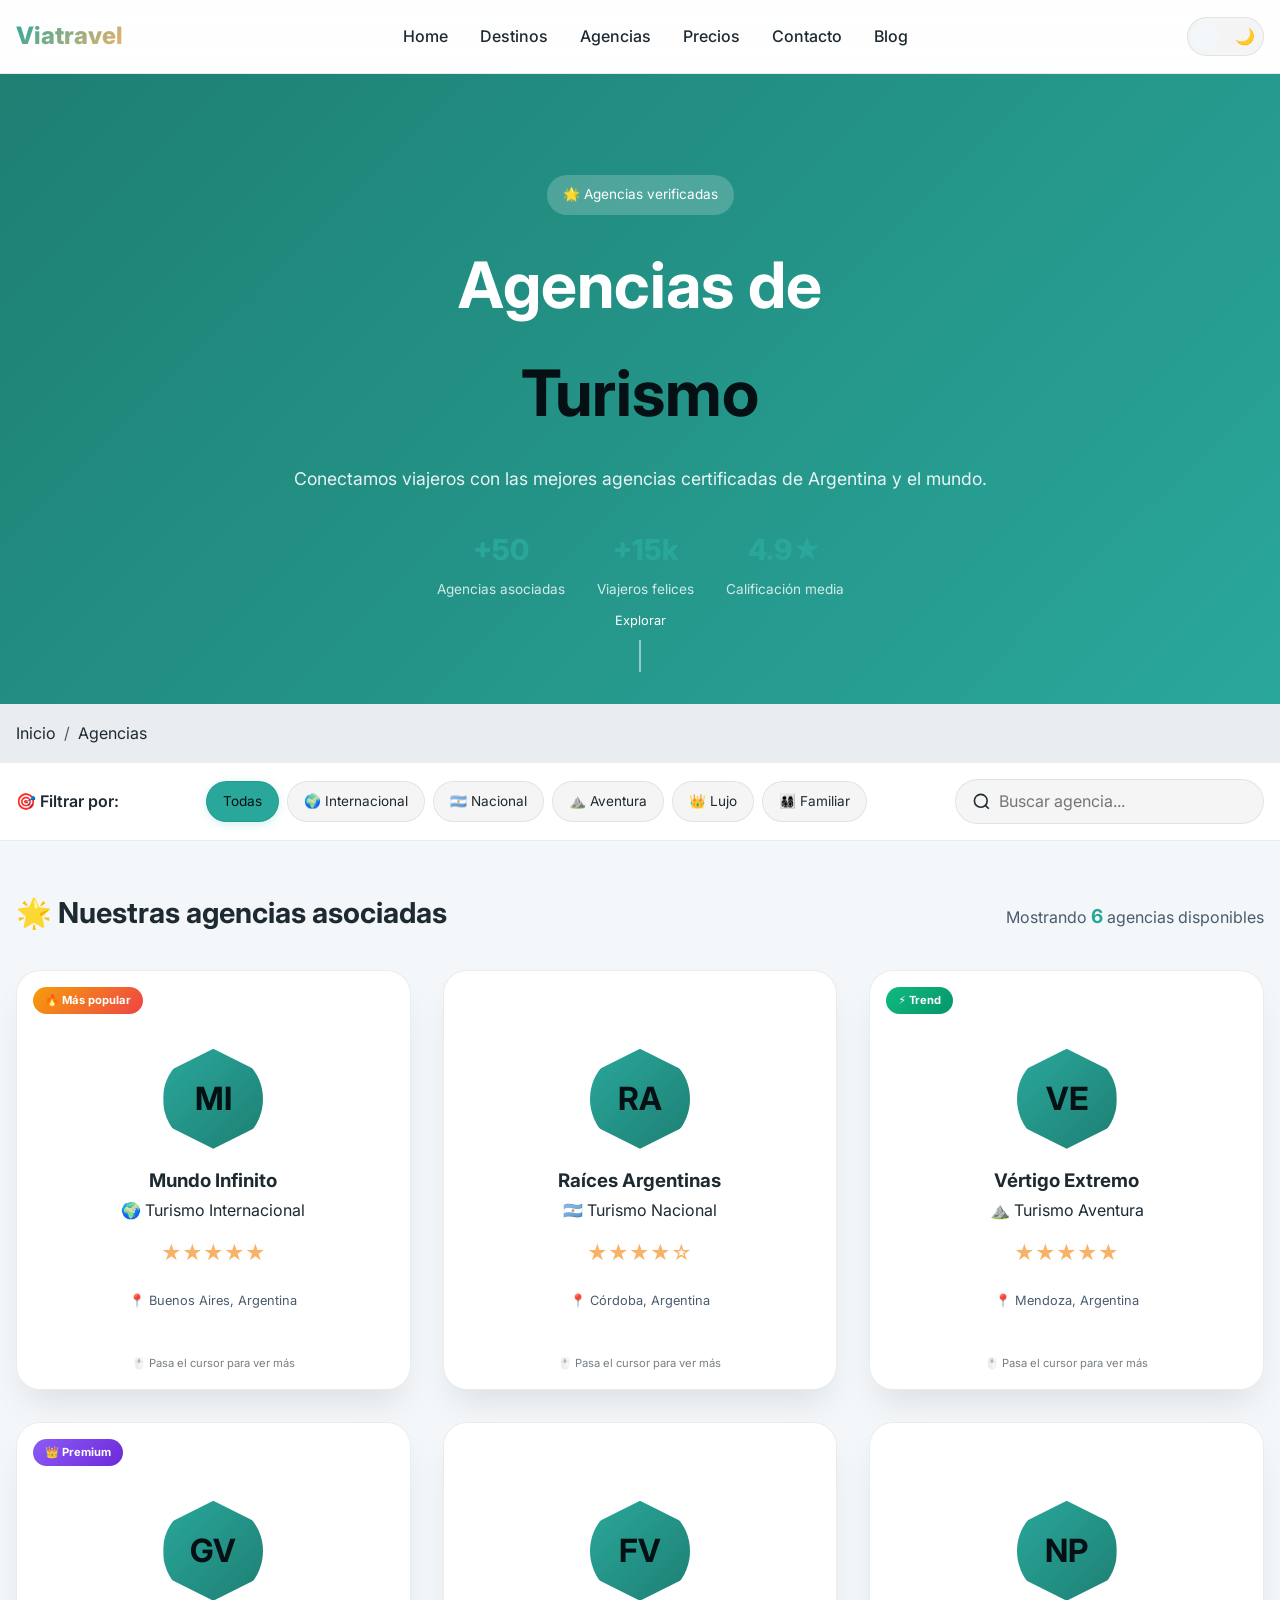
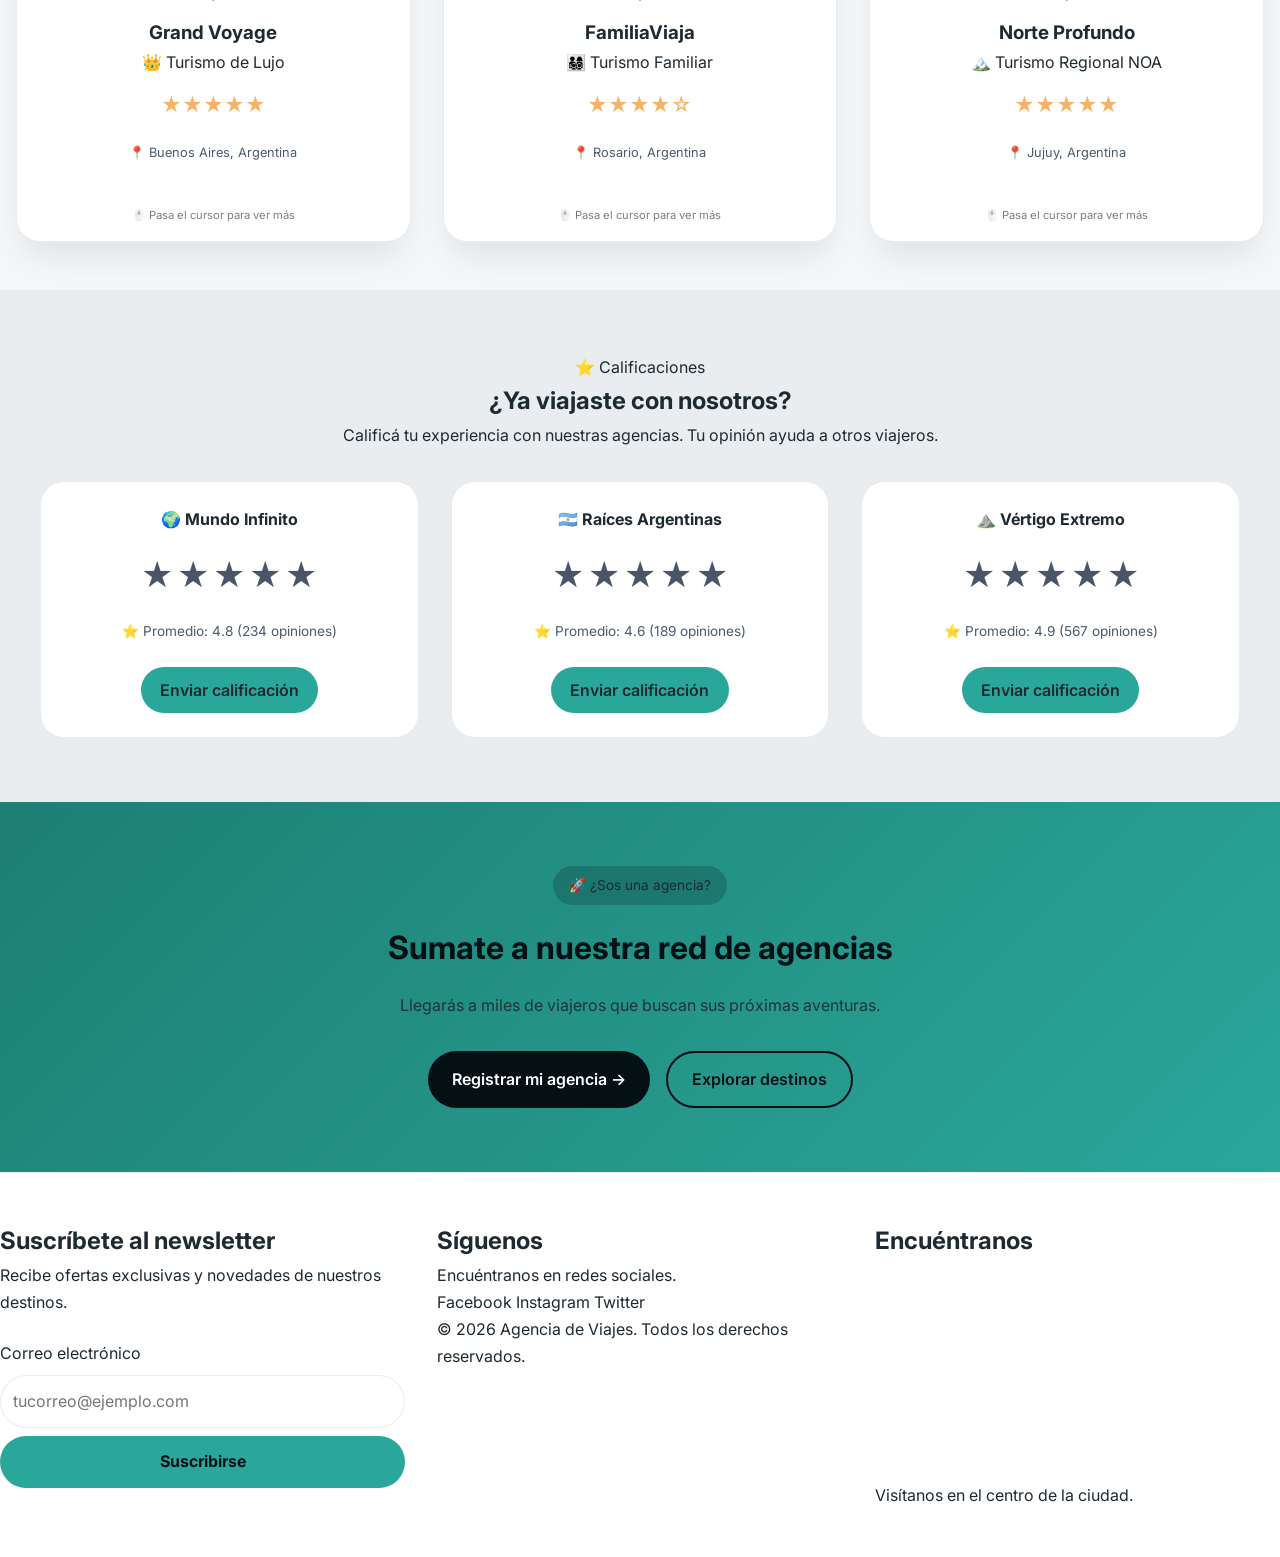
<file: tp2_PySW/agencias.html>
<!DOCTYPE html>
<html lang="es">
<head>
  <meta charset="UTF-8" />
  <meta name="viewport" content="width=device-width, initial-scale=1.0" />
  <meta name="description" content="Conocé nuestras agencias de turismo asociadas. Perfiles detallados, calificaciones reales y contacto directo." />
  <title>Agencias - Turismo Explorer</title>
  <link rel="stylesheet" href="estilos/styles.css" />
</head>
<body>
  <div data-include-html="partials/header.html"></div>

  <main class="agencias-page" id="main-content">
    <!-- Hero Section mejorado -->
    <section class="agencias-hero snap-section" aria-label="Encabezado de Agencias">
      <div class="hero-background"></div>
      <div class="hero-content">
        <span class="hero-badge">🌟 Agencias verificadas</span>
        <h1>Agencias de<br /><em>Turismo</em></h1>
        <p>Conectamos viajeros con las mejores agencias certificadas de Argentina y el mundo.</p>
        <div class="hero-stats">
          <div class="hero-stat">
            <span class="stat-number">+50</span>
            <span class="stat-label">Agencias asociadas</span>
          </div>
          <div class="hero-stat">
            <span class="stat-number">+15k</span>
            <span class="stat-label">Viajeros felices</span>
          </div>
          <div class="hero-stat">
            <span class="stat-number">4.9★</span>
            <span class="stat-label">Calificación media</span>
          </div>
        </div>
      </div>
      <div class="hero-scroll-indicator" aria-hidden="true">
        <span>Explorar</span>
        <div class="scroll-line"></div>
      </div>
    </section>

    <!-- Breadcrumb -->
    <nav class="breadcrumb" aria-label="Ruta de navegación">
      <div class="breadcrumb-container">
        <ol>
          <li><a href="index.html">Inicio</a></li>
          <li aria-current="page">Agencias</li>
        </ol>
      </div>
    </nav>

    <!-- Toolbar de filtros y búsqueda -->
    <div class="toolbar" role="toolbar" aria-label="Filtrar agencias">
      <div class="toolbar-inner">
        <span class="toolbar-label">🎯 Filtrar por:</span>
        <div class="filtros-grupo" role="group" aria-label="Categorías de agencias">
          <button class="filtro-btn active" data-filter="todo">Todas</button>
          <button class="filtro-btn" data-filter="internacional">🌍 Internacional</button>
          <button class="filtro-btn" data-filter="nacional">🇦🇷 Nacional</button>
          <button class="filtro-btn" data-filter="aventura">⛰️ Aventura</button>
          <button class="filtro-btn" data-filter="lujo">👑 Lujo</button>
          <button class="filtro-btn" data-filter="familiar">👨‍👩‍👧‍👦 Familiar</button>
        </div>
        <div class="toolbar-search">
          <svg viewBox="0 0 24 24" fill="none" stroke="currentColor" stroke-width="2">
            <circle cx="11" cy="11" r="8"/>
            <path d="m21 21-4.3-4.3"/>
          </svg>
          <input id="buscar-agencia" type="search" placeholder="Buscar agencia..." aria-label="Buscar agencia" />
        </div>
      </div>
    </div>

    <!-- Grid de tarjetas con efecto FLIP -->
    <section class="agencias-main" aria-labelledby="agencias-lista-titulo">
      <div class="agencias-container">
        <div class="agencias-header">
          <h2 id="agencias-lista-titulo">🌟 Nuestras agencias asociadas</h2>
          <p class="agencias-results">Mostrando <strong id="count-results">6</strong> agencias disponibles</p>
        </div>

        <div class="agencias-grid" id="agencias-lista">
          <!-- Tarjeta 1 - Mundo Infinito -->
          <article class="flip-card" data-categoria="internacional" data-nombre="Mundo Infinito">
            <div class="flip-card-inner">
              <div class="flip-front">
                <div class="popular-badge">🔥 Más popular</div>
                <div class="agencia-logo logo-mi"></div>
                <h3>Mundo Infinito</h3>
                <p class="agencia-tipo">🌍 Turismo Internacional</p>
                <div class="rating-stars">
                  <span class="star">★</span><span class="star">★</span><span class="star">★</span><span class="star">★</span><span class="star">★</span>
                </div>
                <p class="agencia-location">📍 Buenos Aires, Argentina</p>
                <div class="flip-hint">🖱️ Pasa el cursor para ver más</div>
              </div>
              <div class="flip-back">
                <h3>Mundo Infinito</h3>
                <p class="tagline">Tu ventana al mundo desde Argentina</p>
                <div class="agencia-stats">
                  <div><strong>1.200+</strong><span>Viajeros</span></div>
                  <div><strong>15 años</strong><span>Experiencia</span></div>
                  <div><strong>80+</strong><span>Destinos</span></div>
                </div>
                <div class="agencia-tags">
                  <span>🇪🇸 Europa</span>
                  <span>🇯🇵 Asia</span>
                  <span>🏝️ Caribe</span>
                </div>
                <button class="btn-contactar" data-agencia="Mundo Infinito">📞 Contactar →</button>
              </div>
            </div>
          </article>

          <!-- Tarjeta 2 - Raíces Argentinas -->
          <article class="flip-card" data-categoria="nacional" data-nombre="Raíces Argentinas">
            <div class="flip-card-inner">
              <div class="flip-front">
                <div class="agencia-logo logo-ra"></div>
                <h3>Raíces Argentinas</h3>
                <p class="agencia-tipo">🇦🇷 Turismo Nacional</p>
                <div class="rating-stars">
                  <span class="star">★</span><span class="star">★</span><span class="star">★</span><span class="star">★</span><span class="star">☆</span>
                </div>
                <p class="agencia-location">📍 Córdoba, Argentina</p>
                <div class="flip-hint">🖱️ Pasa el cursor para ver más</div>
              </div>
              <div class="flip-back">
                <h3>Raíces Argentinas</h3>
                <p class="tagline">Descubrí Argentina como nunca antes</p>
                <div class="agencia-stats">
                  <div><strong>850+</strong><span>Viajeros</span></div>
                  <div><strong>10 años</strong><span>Experiencia</span></div>
                  <div><strong>40+</strong><span>Circuitos</span></div>
                </div>
                <div class="agencia-tags">
                  <span>❄️ Patagonia</span>
                  <span>🏔️ NOA</span>
                  <span>🌊 Litoral</span>
                </div>
                <button class="btn-contactar" data-agencia="Raíces Argentinas">📞 Contactar →</button>
              </div>
            </div>
          </article>

          <!-- Tarjeta 3 - Vértigo Extremo -->
          <article class="flip-card" data-categoria="aventura" data-nombre="Vértigo Extremo">
            <div class="flip-card-inner">
              <div class="flip-front">
                <div class="popular-badge trend-badge">⚡ Trend</div>
                <div class="agencia-logo logo-ve"></div>
                <h3>Vértigo Extremo</h3>
                <p class="agencia-tipo">⛰️ Turismo Aventura</p>
                <div class="rating-stars">
                  <span class="star">★</span><span class="star">★</span><span class="star">★</span><span class="star">★</span><span class="star">★</span>
                </div>
                <p class="agencia-location">📍 Mendoza, Argentina</p>
                <div class="flip-hint">🖱️ Pasa el cursor para ver más</div>
              </div>
              <div class="flip-back">
                <h3>Vértigo Extremo</h3>
                <p class="tagline">Para los que viajan sin límites</p>
                <div class="agencia-stats">
                  <div><strong>600+</strong><span>Aventureros</span></div>
                  <div><strong>8 años</strong><span>Experiencia</span></div>
                  <div><strong>30+</strong><span>Actividades</span></div>
                </div>
                <div class="agencia-tags">
                  <span>🥾 Trekking</span>
                  <span>🛶 Rafting</span>
                  <span>🧗 Escalada</span>
                </div>
                <button class="btn-contactar" data-agencia="Vértigo Extremo">📞 Contactar →</button>
              </div>
            </div>
          </article>

          <!-- Tarjeta 4 - Grand Voyage (Lujo) -->
          <article class="flip-card" data-categoria="lujo" data-nombre="Grand Voyage">
            <div class="flip-card-inner">
              <div class="flip-front">
                <div class="popular-badge premium-badge">👑 Premium</div>
                <div class="agencia-logo logo-gv"></div>
                <h3>Grand Voyage</h3>
                <p class="agencia-tipo">👑 Turismo de Lujo</p>
                <div class="rating-stars">
                  <span class="star">★</span><span class="star">★</span><span class="star">★</span><span class="star">★</span><span class="star">★</span>
                </div>
                <p class="agencia-location">📍 Buenos Aires, Argentina</p>
                <div class="flip-hint">🖱️ Pasa el cursor para ver más</div>
              </div>
              <div class="flip-back">
                <h3>Grand Voyage</h3>
                <p class="tagline">Experiencias exclusivas sin comparación</p>
                <div class="agencia-stats">
                  <div><strong>320+</strong><span>Clientes VIP</span></div>
                  <div><strong>20 años</strong><span>Experiencia</span></div>
                  <div><strong>120+</strong><span>Destinos</span></div>
                </div>
                <div class="agencia-tags">
                  <span>🛳️ Cruceros</span>
                  <span>🦁 Safari</span>
                  <span>🏝️ Maldivas</span>
                </div>
                <button class="btn-contactar" data-agencia="Grand Voyage">📞 Contactar →</button>
              </div>
            </div>
          </article>

          <!-- Tarjeta 5 - FamiliaViaja -->
          <article class="flip-card" data-categoria="familiar" data-nombre="FamiliaViaja">
            <div class="flip-card-inner">
              <div class="flip-front">
                <div class="agencia-logo logo-fv"></div>
                <h3>FamiliaViaja</h3>
                <p class="agencia-tipo">👨‍👩‍👧‍👦 Turismo Familiar</p>
                <div class="rating-stars">
                  <span class="star">★</span><span class="star">★</span><span class="star">★</span><span class="star">★</span><span class="star">☆</span>
                </div>
                <p class="agencia-location">📍 Rosario, Argentina</p>
                <div class="flip-hint">🖱️ Pasa el cursor para ver más</div>
              </div>
              <div class="flip-back">
                <h3>FamiliaViaja</h3>
                <p class="tagline">Viajes pensados para toda la familia</p>
                <div class="agencia-stats">
                  <div><strong>2.100+</strong><span>Familias</span></div>
                  <div><strong>12 años</strong><span>Experiencia</span></div>
                  <div><strong>50+</strong><span>Circuitos</span></div>
                </div>
                <div class="agencia-tags">
                  <span>🏰 Disney</span>
                  <span>🎢 Parques</span>
                  <span>🏖️ Playa</span>
                </div>
                <button class="btn-contactar" data-agencia="FamiliaViaja">📞 Contactar →</button>
              </div>
            </div>
          </article>

          <!-- Tarjeta 6 - Norte Profundo -->
          <article class="flip-card" data-categoria="nacional" data-nombre="Norte Profundo">
            <div class="flip-card-inner">
              <div class="flip-front">
                <div class="agencia-logo logo-np"></div>
                <h3>Norte Profundo</h3>
                <p class="agencia-tipo">🏔️ Turismo Regional NOA</p>
                <div class="rating-stars">
                  <span class="star">★</span><span class="star">★</span><span class="star">★</span><span class="star">★</span><span class="star">★</span>
                </div>
                <p class="agencia-location">📍 Jujuy, Argentina</p>
                <div class="flip-hint">🖱️ Pasa el cursor para ver más</div>
              </div>
              <div class="flip-back">
                <h3>Norte Profundo</h3>
                <p class="tagline">El corazón del noroeste argentino</p>
                <div class="agencia-stats">
                  <div><strong>500+</strong><span>Viajeros</span></div>
                  <div><strong>6 años</strong><span>Experiencia</span></div>
                  <div><strong>25+</strong><span>Circuitos</span></div>
                </div>
                <div class="agencia-tags">
                  <span>🏞️ Humahuaca</span>
                  <span>🏜️ Puna</span>
                  <span>🧂 Salinas</span>
                </div>
                <button class="btn-contactar" data-agencia="Norte Profundo">📞 Contactar →</button>
              </div>
            </div>
          </article>
        </div>
      </div>
    </section>

    <!-- Sistema de rating con estrellas animadas mejorado -->
    <section class="rating-system-section snap-section" aria-labelledby="rating-titulo">
      <div class="rating-container">
        <div class="rating-header">
          <span class="section-label">⭐ Calificaciones</span>
          <h2 id="rating-titulo">¿Ya viajaste con nosotros?</h2>
          <p>Calificá tu experiencia con nuestras agencias. Tu opinión ayuda a otros viajeros.</p>
        </div>
        <div class="rating-cards">
          <div class="rating-card" data-agencia-rating="Mundo Infinito">
            <h4>🌍 Mundo Infinito</h4>
            <div class="css-rating">
              <input type="radio" name="rating1" id="r1-5" value="5">
              <label for="r1-5" title="5 estrellas">★</label>
              <input type="radio" name="rating1" id="r1-4" value="4">
              <label for="r1-4" title="4 estrellas">★</label>
              <input type="radio" name="rating1" id="r1-3" value="3">
              <label for="r1-3" title="3 estrellas">★</label>
              <input type="radio" name="rating1" id="r1-2" value="2">
              <label for="r1-2" title="2 estrellas">★</label>
              <input type="radio" name="rating1" id="r1-1" value="1">
              <label for="r1-1" title="1 estrella">★</label>
            </div>
            <div class="rating-average">⭐ Promedio: 4.8 (234 opiniones)</div>
            <button class="rating-submit" data-agencia="Mundo Infinito">Enviar calificación</button>
          </div>
          <div class="rating-card" data-agencia-rating="Raíces Argentinas">
            <h4>🇦🇷 Raíces Argentinas</h4>
            <div class="css-rating">
              <input type="radio" name="rating2" id="r2-5" value="5">
              <label for="r2-5">★</label>
              <input type="radio" name="rating2" id="r2-4" value="4">
              <label for="r2-4">★</label>
              <input type="radio" name="rating2" id="r2-3" value="3">
              <label for="r2-3">★</label>
              <input type="radio" name="rating2" id="r2-2" value="2">
              <label for="r2-2">★</label>
              <input type="radio" name="rating2" id="r2-1" value="1">
              <label for="r2-1">★</label>
            </div>
            <div class="rating-average">⭐ Promedio: 4.6 (189 opiniones)</div>
            <button class="rating-submit" data-agencia="Raíces Argentinas">Enviar calificación</button>
          </div>
          <div class="rating-card" data-agencia-rating="Vértigo Extremo">
            <h4>⛰️ Vértigo Extremo</h4>
            <div class="css-rating">
              <input type="radio" name="rating3" id="r3-5" value="5">
              <label for="r3-5">★</label>
              <input type="radio" name="rating3" id="r3-4" value="4">
              <label for="r3-4">★</label>
              <input type="radio" name="rating3" id="r3-3" value="3">
              <label for="r3-3">★</label>
              <input type="radio" name="rating3" id="r3-2" value="2">
              <label for="r3-2">★</label>
              <input type="radio" name="rating3" id="r3-1" value="1">
              <label for="r3-1">★</label>
            </div>
            <div class="rating-average">⭐ Promedio: 4.9 (567 opiniones)</div>
            <button class="rating-submit" data-agencia="Vértigo Extremo">Enviar calificación</button>
          </div>
        </div>
      </div>
    </section>

    <!-- Modal de contacto rápido -->
    <div id="quickContactModal" class="quick-contact-modal">
      <div class="quick-modal-content">
        <div class="quick-modal-header">
          <h3>📞 Contactar agencia</h3>
          <button class="quick-modal-close" onclick="closeQuickModal()">×</button>
        </div>
        <div id="quickModalBody"></div>
      </div>
    </div>

    <!-- CTA Final -->
    <section class="cta-agencias">
      <div class="cta-content">
        <span class="cta-badge">🚀 ¿Sos una agencia?</span>
        <h2>Sumate a nuestra red de agencias</h2>
        <p>Llegarás a miles de viajeros que buscan sus próximas aventuras.</p>
        <div class="btn-group">
          <a href="contacto.html" class="btn-primary">Registrar mi agencia →</a>
          <a href="destinos.html" class="btn-outline">Explorar destinos</a>
        </div>
      </div>
    </section>
  </main>

  <div data-include-html="partials/footer.html"></div>

  <script src="scripts/script.js"></script>
  <script>
    (function() {
      // ==================== FILTRO DE AGENCIAS ====================
      const filterBtns = document.querySelectorAll('.filtro-btn');
      const cards = document.querySelectorAll('.flip-card');
      const searchInput = document.getElementById('buscar-agencia');
      const countResults = document.getElementById('count-results');

      function updateFilter() {
        const activeFilter = document.querySelector('.filtro-btn.active')?.dataset.filter || 'todo';
        const searchTerm = searchInput?.value.toLowerCase() || '';
        
        let visibleCount = 0;
        cards.forEach(card => {
          const categoria = card.dataset.categoria;
          const title = card.querySelector('.flip-front h3')?.textContent.toLowerCase() || '';
          
          let matchesFilter = activeFilter === 'todo' || categoria === activeFilter;
          let matchesSearch = title.includes(searchTerm);
          
          if (matchesFilter && matchesSearch) {
            card.style.display = 'block';
            visibleCount++;
          } else {
            card.style.display = 'none';
          }
        });
        
        if (countResults) countResults.textContent = visibleCount;
      }

      filterBtns.forEach(btn => {
        btn.addEventListener('click', () => {
          filterBtns.forEach(b => b.classList.remove('active'));
          btn.classList.add('active');
          updateFilter();
        });
      });

      if (searchInput) {
        searchInput.addEventListener('input', updateFilter);
      }

      // ==================== MODAL DE CONTACTO RÁPIDO ====================
      const quickModal = document.getElementById('quickContactModal');
      
      window.openQuickModal = function(agenciaNombre) {
        const modalBody = document.getElementById('quickModalBody');
        modalBody.innerHTML = `
          <form class="quick-form" id="quickContactForm">
            <input type="text" placeholder="Tu nombre" id="quickNombre" required>
            <input type="email" placeholder="Tu email" id="quickEmail" required>
            <input type="tel" placeholder="Teléfono" id="quickTelefono">
            <textarea placeholder="Mensaje para ${agenciaNombre}..." rows="3" id="quickMensaje"></textarea>
            <button type="submit" class="quick-submit">Enviar consulta →</button>
          </form>
        `;
        
        quickModal.classList.add('active');
        document.body.style.overflow = 'hidden';
        
        const form = document.getElementById('quickContactForm');
        form.addEventListener('submit', function(e) {
          e.preventDefault();
          const nombre = document.getElementById('quickNombre').value;
          const email = document.getElementById('quickEmail').value;
          
          if (nombre && email) {
            modalBody.innerHTML = `
              <div style="text-align: center; padding: 2rem;">
                <span style="font-size: 4rem;">✅</span>
                <h3>¡Consulta enviada!</h3>
                <p>Gracias ${nombre}, ${agenciaNombre} se pondrá en contacto contigo pronto.</p>
                <button class="quick-submit" onclick="closeQuickModal()" style="margin-top: 1rem;">Cerrar</button>
              </div>
            `;
            setTimeout(() => {
              if (quickModal.classList.contains('active')) {
                closeQuickModal();
              }
            }, 3000);
          }
        });
      };
      
      window.closeQuickModal = function() {
        quickModal.classList.remove('active');
        document.body.style.overflow = '';
      };
      
      document.querySelectorAll('.btn-contactar').forEach(btn => {
        btn.addEventListener('click', function(e) {
          e.preventDefault();
          const agencia = this.getAttribute('data-agencia');
          openQuickModal(agencia);
        });
      });
      
      quickModal.addEventListener('click', function(e) {
        if (e.target === quickModal) {
          closeQuickModal();
        }
      });
      
      document.addEventListener('keydown', function(e) {
        if (e.key === 'Escape' && quickModal.classList.contains('active')) {
          closeQuickModal();
        }
      });

      // ==================== RATING ====================
      const ratingButtons = document.querySelectorAll('.rating-submit');
      
      ratingButtons.forEach(btn => {
        btn.addEventListener('click', function() {
          const card = this.closest('.rating-card');
          const radios = card.querySelectorAll('input[type="radio"]');
          let selectedValue = null;
          
          radios.forEach(radio => {
            if (radio.checked) selectedValue = radio.value;
          });
          
          if (selectedValue) {
            this.textContent = `¡Gracias! (${selectedValue}★)`;
            this.style.background = '#10b981';
            setTimeout(() => {
              this.textContent = 'Enviar calificación';
              this.style.background = '';
            }, 2000);
          } else {
            this.textContent = '⭐ Selecciona una estrella';
            this.style.background = '#f7b267';
            setTimeout(() => {
              this.textContent = 'Enviar calificación';
              this.style.background = '';
            }, 2000);
          }
        });
      });

      // ==================== SCROLL REVEAL ====================
      const revealElements = document.querySelectorAll('.flip-card, .rating-card');
      const observer = new IntersectionObserver((entries) => {
        entries.forEach(entry => {
          if (entry.isIntersecting) {
            entry.target.classList.add('revealed');
          }
        });
      }, { threshold: 0.1 });
      
      revealElements.forEach(el => observer.observe(el));

      updateFilter();
    })();
  </script>
</body>
</html>
</file>
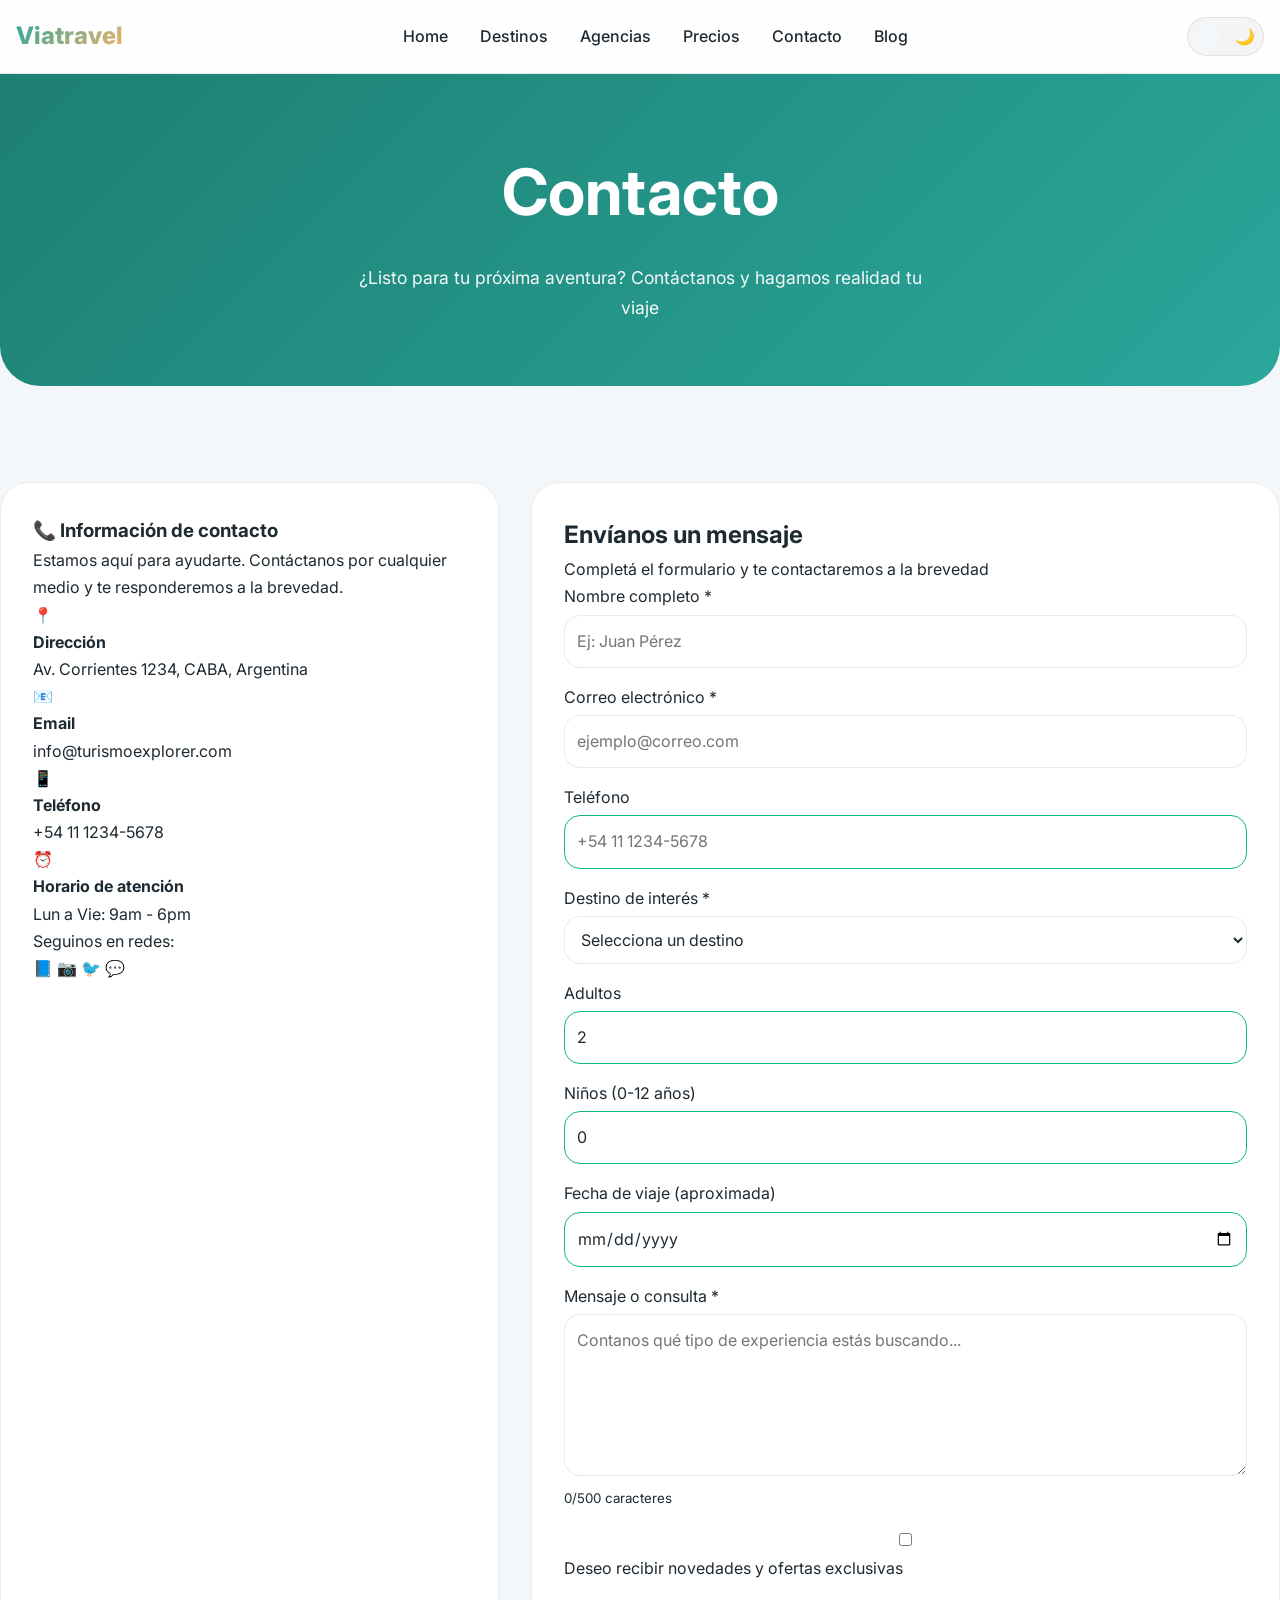
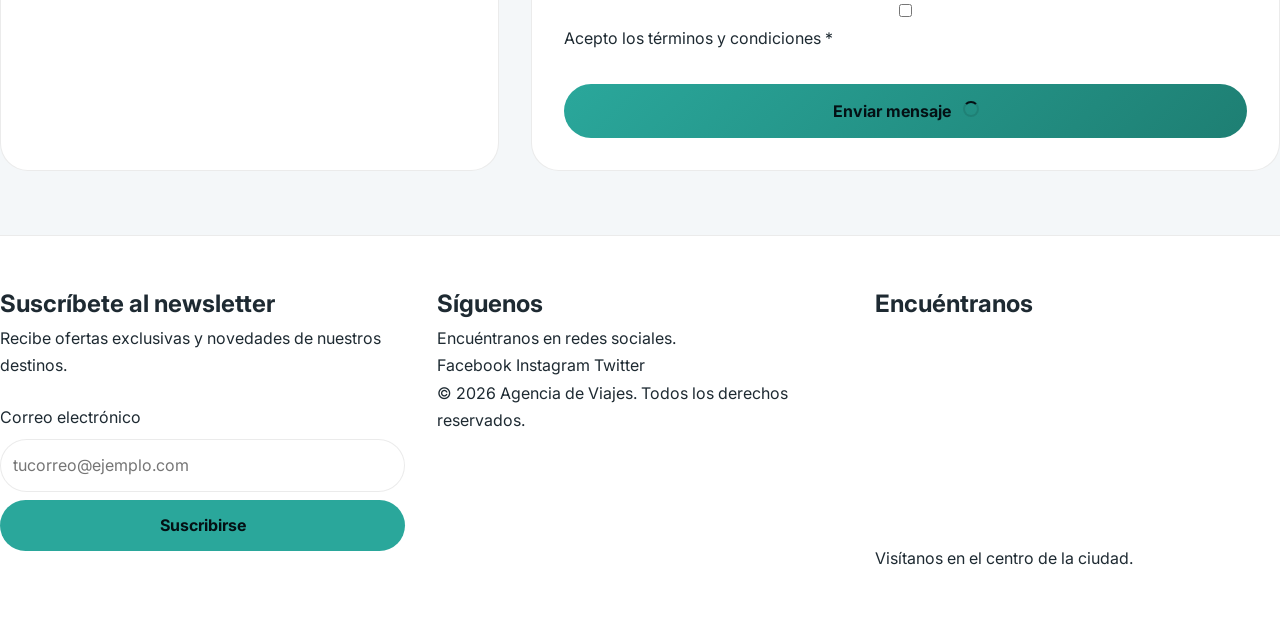
<file: tp2_PySW/contacto.html>
<!DOCTYPE html>
<html lang="es">
<head>
    <meta charset="UTF-8">
    <meta name="viewport" content="width=device-width, initial-scale=1.0">
    <title>Contacto - Turismo Explorer</title>
    <link rel="stylesheet" href="estilos/styles.css">
</head>
<body>
    <div data-include-html="partials/header.html"></div>

    <main>
        <!-- Encabezado de página -->
        <section class="page-header">
            <h1>Contacto</h1>
            <p>¿Listo para tu próxima aventura? Contáctanos y hagamos realidad tu viaje</p>
        </section>

        <!-- Formulario de contacto avanzado -->
        <section class="contact-form-section">
            <div class="contact-container">
                <!-- Información de contacto -->
                <aside class="contact-info">
                    <div class="contact-info-card">
                        <h3>📞 Información de contacto</h3>
                        <p>Estamos aquí para ayudarte. Contáctanos por cualquier medio y te responderemos a la brevedad.</p>
                        
                        <div class="contact-details">
                            <div class="contact-item">
                                <span class="contact-icon">📍</span>
                                <div>
                                    <strong>Dirección</strong>
                                    <p>Av. Corrientes 1234, CABA, Argentina</p>
                                </div>
                            </div>
                            <div class="contact-item">
                                <span class="contact-icon">📧</span>
                                <div>
                                    <strong>Email</strong>
                                    <p>info@turismoexplorer.com</p>
                                </div>
                            </div>
                            <div class="contact-item">
                                <span class="contact-icon">📱</span>
                                <div>
                                    <strong>Teléfono</strong>
                                    <p>+54 11 1234-5678</p>
                                </div>
                            </div>
                            <div class="contact-item">
                                <span class="contact-icon">⏰</span>
                                <div>
                                    <strong>Horario de atención</strong>
                                    <p>Lun a Vie: 9am - 6pm</p>
                                </div>
                            </div>
                        </div>

                        <div class="contact-social">
                            <p>Seguinos en redes:</p>
                            <div class="social-icons">
                                <a href="#" aria-label="Facebook">📘</a>
                                <a href="#" aria-label="Instagram">📷</a>
                                <a href="#" aria-label="Twitter">🐦</a>
                                <a href="#" aria-label="WhatsApp">💬</a>
                            </div>
                        </div>
                    </div>
                </aside>

                <!-- Formulario -->
                <div class="contact-form-wrapper">
                    <form id="contactForm" class="contact-form" novalidate>
                        <h2>Envíanos un mensaje</h2>
                        <p>Completá el formulario y te contactaremos a la brevedad</p>

                        <!-- Campo Nombre -->
                        <div class="form-group">
                            <label for="nombre">
                                Nombre completo <span class="required">*</span>
                            </label>
                            <input type="text" id="nombre" name="nombre" required 
                                   pattern="^[A-Za-zÁÉÍÓÚáéíóúñÑ\s]{3,50}$"
                                   placeholder="Ej: Juan Pérez">
                            <span class="error-message">Por favor, ingresa un nombre válido (mínimo 3 caracteres)</span>
                            <span class="valid-message">✓ Nombre válido</span>
                        </div>

                        <!-- Campo Email -->
                        <div class="form-group">
                            <label for="email">
                                Correo electrónico <span class="required">*</span>
                            </label>
                            <input type="email" id="email" name="email" required
                                   pattern="^[a-zA-Z0-9._%+-]+@[a-zA-Z0-9.-]+\.[a-zA-Z]{2,}$"
                                   placeholder="ejemplo@correo.com">
                            <span class="error-message">Ingresa un email válido (ej: nombre@dominio.com)</span>
                            <span class="valid-message">✓ Email válido</span>
                        </div>

                        <!-- Campo Teléfono -->
                        <div class="form-group">
                            <label for="telefono">
                                Teléfono
                            </label>
                            <input type="tel" id="telefono" name="telefono"
                                   pattern="^[0-9+\-\s]{8,20}$"
                                   placeholder="+54 11 1234-5678">
                            <span class="error-message">Ingresa un número de teléfono válido</span>
                            <span class="valid-message">✓ Teléfono válido</span>
                        </div>

                        <!-- Selector de Destino -->
                        <div class="form-group">
                            <label for="destino">
                                Destino de interés <span class="required">*</span>
                            </label>
                            <select id="destino" name="destino" required>
                                <option value="">Selecciona un destino</option>
                                <option value="cataratas">Cataratas del Iguazú</option>
                                <option value="bariloche">Bariloche</option>
                                <option value="bsas">Buenos Aires</option>
                                <option value="quebrada">Quebrada de Humahuaca</option>
                                <option value="machupicchu">Machu Picchu</option>
                                <option value="cancun">Cancún</option>
                                <option value="otro">Otro</option>
                            </select>
                            <span class="error-message">Por favor, selecciona un destino</span>
                            <span class="valid-message">✓ Destino seleccionado</span>
                        </div>

                        <!-- Número de viajeros -->
                        <div class="form-row">
                            <div class="form-group half">
                                <label for="adultos">Adultos</label>
                                <input type="number" id="adultos" name="adultos" min="1" max="20" value="2">
                            </div>
                            <div class="form-group half">
                                <label for="ninos">Niños (0-12 años)</label>
                                <input type="number" id="ninos" name="ninos" min="0" max="10" value="0">
                            </div>
                        </div>

                        <!-- Fecha de viaje -->
                        <div class="form-group">
                            <label for="fecha">
                                Fecha de viaje (aproximada)
                            </label>
                            <input type="date" id="fecha" name="fecha">
                        </div>

                        <!-- Mensaje -->
                        <div class="form-group">
                            <label for="mensaje">
                                Mensaje o consulta <span class="required">*</span>
                            </label>
                            <textarea id="mensaje" name="mensaje" rows="5" required
                                      minlength="10" maxlength="500"
                                      placeholder="Contanos qué tipo de experiencia estás buscando..."></textarea>
                            <span class="error-message">El mensaje debe tener al menos 10 caracteres</span>
                            <span class="valid-message">✓ Mensaje válido</span>
                            <small class="char-counter">0/500 caracteres</small>
                        </div>

                        <!-- Checkbox de suscripción -->
                        <div class="form-group checkbox">
                            <label>
                                <input type="checkbox" id="suscripcion" name="suscripcion">
                                <span>Deseo recibir novedades y ofertas exclusivas</span>
                            </label>
                        </div>

                        <!-- Checkbox de términos -->
                        <div class="form-group checkbox">
                            <label>
                                <input type="checkbox" id="terminos" name="terminos" required>
                                <span>Acepto los <a href="#" target="_blank">términos y condiciones</a> <span class="required">*</span></span>
                            </label>
                            <span class="error-message">Debes aceptar los términos y condiciones</span>
                        </div>

                        <!-- Botón de envío con spinner -->
                        <button type="submit" class="btn-submit" id="submitBtn">
                            <span class="btn-text">Enviar mensaje</span>
                            <span class="spinner"></span>
                        </button>
                    </form>
                </div>
            </div>
        </section>
    </main>

    <div data-include-html="partials/footer.html"></div>

    <!-- Modal de confirmación -->
    <div id="confirmModal" class="modal">
        <div class="modal-content">
            <div class="modal-header">
                <span class="modal-icon">🎉</span>
                <h2>¡Mensaje enviado!</h2>
            </div>
            <div class="modal-body">
                <p>Gracias por contactarte con <strong>Turismo Explorer</strong>.</p>
                <p>Uno de nuestros asesores se comunicará contigo en las próximas 24 horas.</p>
                <div class="modal-details">
                    <p><strong>📧 Revisa tu correo:</strong> Te enviaremos un resumen de tu consulta.</p>
                </div>
            </div>
            <div class="modal-footer">
                <button class="btn-modal-close" id="closeModalBtn">Aceptar</button>
            </div>
        </div>
    </div>

    <script src="scripts/script.js"></script>
    <script>
        (function() {
            // ==================== VALIDACIÓN EN TIEMPO REAL ====================
            const form = document.getElementById('contactForm');
            const submitBtn = document.getElementById('submitBtn');
            const modal = document.getElementById('confirmModal');
            const closeModalBtn = document.getElementById('closeModalBtn');
            const mensajeTextarea = document.getElementById('mensaje');
            const charCounter = document.querySelector('.char-counter');

            // Contador de caracteres
            if (mensajeTextarea && charCounter) {
                mensajeTextarea.addEventListener('input', function() {
                    const length = this.value.length;
                    charCounter.textContent = `${length}/500 caracteres`;
                    if (length > 450) {
                        charCounter.style.color = '#f7b267';
                    } else {
                        charCounter.style.color = '';
                    }
                });
            }

            // Validación en tiempo real con eventos input/blur
            const inputs = form.querySelectorAll('input, select, textarea');
            inputs.forEach(input => {
                // Validar al escribir
                input.addEventListener('input', function() {
                    validateField(this);
                });
                // Validar al perder foco
                input.addEventListener('blur', function() {
                    validateField(this);
                });
            });

            function validateField(field) {
                const formGroup = field.closest('.form-group');
                if (!formGroup) return;

                if (field.tagName === 'SELECT') {
                    if (field.required && field.value === '') {
                        formGroup.classList.add('invalid');
                        formGroup.classList.remove('valid');
                    } else {
                        formGroup.classList.add('valid');
                        formGroup.classList.remove('invalid');
                    }
                } else if (field.type === 'checkbox') {
                    const checkboxGroup = field.closest('.form-group');
                    if (field.id === 'terminos') {
                        if (!field.checked) {
                            checkboxGroup.classList.add('invalid');
                            checkboxGroup.classList.remove('valid');
                        } else {
                            checkboxGroup.classList.add('valid');
                            checkboxGroup.classList.remove('invalid');
                        }
                    }
                } else {
                    // Para inputs normales, usar la validación de HTML5
                    const isValid = field.checkValidity();
                    if (isValid && field.value.trim() !== '') {
                        formGroup.classList.add('valid');
                        formGroup.classList.remove('invalid');
                    } else if (field.value.trim() === '' && !field.required) {
                        // Campo opcional vacío - sin validación
                        formGroup.classList.remove('valid', 'invalid');
                    } else {
                        formGroup.classList.add('invalid');
                        formGroup.classList.remove('valid');
                    }
                }
            }

            // ==================== ENVÍO DEL FORMULARIO CON SPINNER ====================
            form.addEventListener('submit', function(e) {
                e.preventDefault();

                // Validar todos los campos antes de enviar
                let isValid = true;
                const allRequired = form.querySelectorAll('[required]');
                allRequired.forEach(field => {
                    if (!field.checkValidity()) {
                        isValid = false;
                        validateField(field);
                        field.focus();
                    }
                });

                // Validar términos específicamente
                const terminosCheck = document.getElementById('terminos');
                if (terminosCheck && !terminosCheck.checked) {
                    isValid = false;
                    const terminosGroup = terminosCheck.closest('.form-group');
                    terminosGroup.classList.add('invalid');
                }

                if (!isValid) {
                    // Mostrar mensaje de error general
                    showTemporaryError('Por favor, completa todos los campos requeridos correctamente.');
                    return;
                }

                // Mostrar spinner y deshabilitar botón
                submitBtn.classList.add('loading');
                submitBtn.disabled = true;

                // Simular envío (2 segundos de carga)
                setTimeout(() => {
                    // Ocultar spinner
                    submitBtn.classList.remove('loading');
                    submitBtn.disabled = false;

                    // Mostrar modal de confirmación
                    showModal();

                    // Resetear formulario
                    form.reset();

                    // Limpiar clases de validación
                    document.querySelectorAll('.form-group').forEach(group => {
                        group.classList.remove('valid', 'invalid');
                    });

                }, 2000);
            });

            // ==================== MODAL DE CONFIRMACIÓN ====================
            function showModal() {
                if (modal) {
                    modal.classList.add('show');
                    document.body.style.overflow = 'hidden';
                }
            }

            function hideModal() {
                if (modal) {
                    modal.classList.remove('show');
                    document.body.style.overflow = '';
                }
            }

            if (closeModalBtn) {
                closeModalBtn.addEventListener('click', hideModal);
            }

            // Cerrar modal al hacer clic fuera del contenido
            if (modal) {
                modal.addEventListener('click', function(e) {
                    if (e.target === modal) {
                        hideModal();
                    }
                });
            }

            // Cerrar modal con tecla ESC
            document.addEventListener('keydown', function(e) {
                if (e.key === 'Escape' && modal && modal.classList.contains('show')) {
                    hideModal();
                }
            });

            // Mensaje de error temporal
            function showTemporaryError(message) {
                let errorToast = document.querySelector('.error-toast');
                if (!errorToast) {
                    errorToast = document.createElement('div');
                    errorToast.className = 'error-toast';
                    document.body.appendChild(errorToast);
                }
                errorToast.textContent = message;
                errorToast.classList.add('show');
                setTimeout(() => {
                    errorToast.classList.remove('show');
                }, 3000);
            }
        })();
    </script>
</body>
</html>
</file>
<file: tp2_PySW/estilos/styles.css>
﻿@import url('https://fonts.googleapis.com/css2?family=Inter:opsz,wght@14..32,300;14..32,400;14..32,500;14..32,600;14..32,700&family=Playfair+Display:ital,wght@0,400;0,500;0,600;0,700;1,400&display=swap');

/* ========================================
    RESET & VARIABLES (MEJORADO MODO CLARO)
   ======================================== */
* {
  margin: 0;
  padding: 0;
  box-sizing: border-box;
}

:root {
  /* Modo Oscuro (por defecto) */
  --bg: #070b10;
  --bg-secondary: #111827;
  --bg-surface: rgba(15, 23, 42, 0.94);
  --bg-surface-soft: rgba(255, 255, 255, 0.04);
  --surface-soft: rgba(255, 255, 255, 0.06);
  --bg-card: rgba(12, 18, 32, 0.92);
  --bg-card-soft: rgba(255, 255, 255, 0.06);
  --text: #f8fafc;
  --text-muted: #cbd5e1;
  --text-soft: rgba(248, 250, 252, 0.7);
  --text-inverted: #041014;
  --border: rgba(255, 255, 255, 0.08);
  --nav-bg: rgba(7, 11, 16, 0.78);
  --primary: #5dd0c7;
  --primary-dark: #2aa79b;
  --accent: #f7b267;
  --accent-dark: #e08a3b;
  --shadow: 0 28px 80px rgba(0, 0, 0, 0.28);
  --radius: 24px;
  --radius-sm: 14px;
  --radius-xs: 10px;
  --transition: 0.3s ease;
  --body-bg: radial-gradient(circle at top left, rgba(93, 208, 199, 0.18), transparent 25%),
    linear-gradient(180deg, #070b10 0%, #090f18 42%, #0f1624 100%);
}

/* MODO CLARO - Colores naturales y coherentes (Verdes/Teal) */
[data-theme="light"] {
  --bg: #f4f7f9;
  --bg-secondary: #eef2f5;
  --bg-surface: rgba(255, 255, 255, 0.96);
  --bg-surface-soft: rgba(0, 0, 0, 0.04);
  --surface-soft: rgba(0, 0, 0, 0.04);
  --nav-bg: rgba(255, 255, 255, 0.88);
  --bg-card: #ffffff;
  --text: #1e2a32;
  --text-muted: #4a5b6e;
  --text-soft: rgba(30, 42, 50, 0.75);
  --border: rgba(0, 0, 0, 0.08);
  --primary: #2aa79b;
  --primary-dark: #1e7f73;
  --accent: #f7b267;
  --accent-dark: #e08a3b;
  --shadow: 0 20px 35px -10px rgba(0, 0, 0, 0.1);
  --body-bg: #f4f7f9;
}

/* Aplicar transición suave al cambiar de tema */
body, .navbar, .destino-card, .pricing-table, .tooltip-card {
  transition: background-color 0.3s ease, color 0.2s ease, border-color 0.2s ease;
}

html {
  scroll-behavior: smooth;
  scroll-snap-type: y proximity;
}

body {
  min-height: 100vh;
  overflow-x: hidden;
  font-family: 'Inter', system-ui, sans-serif;
  font-size: 16px;
  line-height: 1.7;
  color: var(--text);
  background: var(--body-bg);
  background-attachment: fixed;
  transition: background-color 0.3s ease, color 0.3s ease;
}

img, video, iframe { display: block; max-width: 100%; }
button, input, select, textarea { font: inherit; color: inherit; background: none; border: none; }
button { cursor: pointer; }
a { color: inherit; text-decoration: none; transition: color 0.2s ease; }

.container { width: min(1200px, calc(100% - 2rem)); margin: 0 auto; }

/* ========================================
   HEADER & NAVEGACIÓN
   ======================================== */
.site-header { position: sticky; top: 0; z-index: 35; }
.navbar {
  position: relative;
  background: var(--nav-bg);
  backdrop-filter: blur(14px);
  border-bottom: 1px solid var(--border);
}
.nav-container {
  display: flex;
  justify-content: space-between;
  align-items: center;
  gap: 1rem;
  padding: 1rem;
  max-width: 1400px;
  margin: 0 auto;
}
.logo {
  font-size: 1.5rem;
  font-weight: 800;
  background: linear-gradient(135deg, var(--primary), var(--accent));
  -webkit-background-clip: text;
  background-clip: text;
  color: transparent;
}
.nav-menu {
  display: flex;
  gap: 1.5rem;
  list-style: none;
  align-items: center;
}
.nav-menu a {
  color: var(--text);
  font-weight: 500;
  padding: 0.5rem 0.25rem;
}
.nav-menu a:hover { color: var(--primary); }
.menu-toggle { display: none; flex-direction: column; gap: 0.4rem; }
.menu-toggle span { width: 26px; height: 3px; background: var(--text); border-radius: 999px; }
.nav-item { position: relative; }
.mega-menu {
  position: absolute;
  top: calc(100% + 0.75rem);
  left: 0;
  width: min(38rem, 95vw);
  padding: 1.5rem;
  display: none;
  gap: 1rem;
  background: var(--bg-card);
  border: 1px solid var(--border);
  border-radius: 24px;
  backdrop-filter: blur(20px);
  z-index: 40;
}
.has-mega-menu:hover .mega-menu { display: grid; grid-template-columns: repeat(2, 1fr); }
.mega-panel { display: grid; gap: 0.75rem; }
.mega-panel strong { font-size: 0.85rem; text-transform: uppercase; letter-spacing: 0.1em; color: var(--primary); }
.mega-panel a {
  display: block;
  padding: 0.5rem;
  border-radius: 12px;
  color: var(--text-soft);
}
.mega-panel a:hover { background: var(--surface-soft); color: var(--text); }

/* Theme Toggle */
.theme-toggle {
  position: relative;
  width: 4.8rem;
  height: 2.4rem;
  border-radius: 999px;
  background: var(--bg-surface-soft);
  border: 1px solid var(--border);
  display: flex;
  align-items: center;
  justify-content: space-between;
  padding: 0 0.5rem;
}
.theme-toggle .toggle-thumb {
  position: absolute;
  left: 0.2rem;
  width: 1.7rem;
  height: 1.7rem;
  border-radius: 50%;
  background: var(--bg);
  transition: transform 0.3s ease;
}
body.light-theme .theme-toggle .toggle-thumb { transform: translateX(2.4rem); }

/* ========================================
   BOTONES
   ======================================== */
.btn, .btn-primary, .btn-outline, .btn-accent {
  display: inline-flex;
  align-items: center;
  gap: 0.5rem;
  padding: 0.75rem 1.5rem;
  border-radius: 999px;
  font-weight: 700;
  transition: all 0.2s ease;
}
.btn-primary { background: linear-gradient(135deg, var(--primary), var(--primary-dark)); color: #041014; }
.btn-outline { border: 1px solid var(--border); background: transparent; }
.btn-accent { background: linear-gradient(135deg, var(--accent), var(--accent-dark)); color: #041014; }
.btn:hover { transform: translateY(-2px); filter: brightness(1.02); }

/* ========================================
   HERO PRINCIPAL (INDEX)
   ======================================== */
.hero {
  position: relative;
  min-height: 80vh;
  display: grid;
  place-items: center;
  text-align: center;
  padding: 4rem 1rem;
  overflow: hidden;
}
.hero-video-bg {
  position: absolute;
  inset: 0;
  z-index: 0;
}
.hero-video-bg video {
  width: 100%;
  height: 100%;
  object-fit: cover;
  opacity: 0.4;
}
.hero-content {
  position: relative;
  z-index: 2;
  max-width: 900px;
  margin: 0 auto;
}
.hero h1 { font-size: clamp(2.5rem, 6vw, 4.5rem); line-height: 1.1; margin-bottom: 1rem; }
.hero h1 em { color: var(--primary); font-style: normal; }
.hero p { color: var(--text-muted); margin-bottom: 2rem; }
.hero-search {
  display: flex;
  flex-wrap: wrap;
  gap: 0.5rem;
  justify-content: center;
  margin-top: 2rem;
}
.hero-search input, .hero-search select {
  padding: 0.75rem 1rem;
  border-radius: 999px;
  background: var(--bg-surface);
  border: 1px solid var(--border);
  color: var(--text);
}

/* ========================================
   PÁGINA DE DESTINOS (ESTILOS MEJORADOS)
   ======================================== */
.page-header {
  background: linear-gradient(135deg, var(--primary-dark), var(--primary));
  border-radius: 0 0 40px 40px;
  margin-bottom: 2rem;
  position: relative;
  overflow: hidden;
  padding: 4rem 0;
  text-align: center;
  color: white;
}
.page-header .section-label {
  display: inline-block;
  background: rgba(255,255,255,0.2);
  padding: 0.3rem 1rem;
  border-radius: 40px;
  font-size: 0.8rem;
  margin-bottom: 1rem;
}
.page-header h1 {
  font-size: clamp(2rem, 5vw, 3.5rem);
  margin-bottom: 1rem;
}
.page-header .highlight {
  color: #041014;
  background: linear-gradient(135deg, #fff, rgba(255,255,255,0.8));
  -webkit-background-clip: text;
  background-clip: text;
  color: transparent;
}
.section-header {
  text-align: center;
  margin-bottom: 2rem;
}
.section-header h2 {
  font-size: 2rem;
  margin-bottom: 0.5rem;
}

/* Galería Masonry */
.masonry-gallery {
  display: grid;
  grid-template-columns: repeat(auto-fill, minmax(300px, 1fr));
  gap: 1.8rem;
}
.destino-card {
  background: var(--bg-card);
  border-radius: 24px;
  overflow: hidden;
  border: 1px solid var(--border);
  transition: transform 0.3s ease, box-shadow 0.3s ease;
}
.destino-card:hover {
  transform: translateY(-5px);
  box-shadow: var(--shadow);
}
.card-image {
  position: relative;
  aspect-ratio: 4/3;
  overflow: hidden;
}
.card-image img {
  width: 100%;
  height: 100%;
  object-fit: cover;
  transition: transform 0.4s ease;
}
.destino-card:hover .card-image img {
  transform: scale(1.05);
}
.card-overlay {
  position: absolute;
  inset: 0;
  background: linear-gradient(to top, rgba(0,0,0,0.8), transparent);
  display: flex;
  flex-direction: column;
  justify-content: flex-end;
  padding: 1.5rem;
  opacity: 0;
  transition: opacity 0.3s ease;
}
.destino-card:hover .card-overlay {
  opacity: 1;
}
.card-overlay h3, .card-overlay p {
  color: white;
  margin: 0;
}
.btn-overlay {
  display: inline-block;
  margin-top: 0.5rem;
  padding: 0.4rem 1rem;
  background: var(--primary);
  border-radius: 40px;
  color: #041014;
  font-weight: bold;
  font-size: 0.8rem;
}
.card-info {
  padding: 1.2rem;
}
.card-category-badge {
  display: inline-block;
  font-size: 0.7rem;
  padding: 0.2rem 0.8rem;
  border-radius: 40px;
  background: var(--bg-surface-soft);
  margin-bottom: 0.5rem;
}
.price-tag {
  display: inline-block;
  margin-top: 0.8rem;
  padding: 0.3rem 1rem;
  background: var(--primary);
  color: #041014;
  border-radius: 40px;
  font-weight: bold;
}

/* Tabla Responsiva */
.table-responsive {
  overflow-x: auto;
  border-radius: 20px;
  background: var(--bg-card);
  border: 1px solid var(--border);
}
.pricing-table {
  width: 100%;
  border-collapse: collapse;
  min-width: 600px;
}
.pricing-table th, .pricing-table td {
  padding: 1rem;
  text-align: left;
  border-bottom: 1px solid var(--border);
}
.pricing-table th {
  background: var(--bg-surface);
  font-weight: 600;
  color: var(--primary);
}
.pricing-table tr:hover {
  background: var(--bg-surface-soft);
}
.price-cell {
  font-weight: 700;
  color: var(--primary);
}
.category-badge {
  padding: 0.2rem 0.8rem;
  border-radius: 40px;
  font-size: 0.8rem;
}
.category-badge.cultural { background: #e0f2fe; color: #0284c7; }
.category-badge.naturaleza { background: #dcfce7; color: #16a34a; }
.category-badge.playa { background: #fef9c3; color: #ca8a04; }
.category-badge.gastronomico { background: #fce7f3; color: #db2777; }
.category-badge.religioso { background: #e0e7ff; color: #4f46e5; }
.btn-reservar {
  background: var(--primary);
  border: none;
  padding: 0.4rem 1rem;
  border-radius: 40px;
  color: #041014;
  font-weight: bold;
  cursor: pointer;
  transition: transform 0.2s;
}
.btn-reservar:hover {
  transform: translateX(3px);
}

/* Tooltips */
.tooltips-info {
  padding: 4rem 0;
  background: var(--bg-secondary);
}
.tooltips-grid {
  display: grid;
  grid-template-columns: repeat(auto-fit, minmax(280px, 1fr));
  gap: 2rem;
}
.tooltip-card {
  background: var(--bg-card);
  padding: 1.5rem;
  border-radius: 24px;
  border: 1px solid var(--border);
}
.tooltip-card.featured {
  border-left: 4px solid var(--primary);
}
.pricing-note {
  text-align: center;
  margin-top: 2rem;
  padding: 1rem;
  background: var(--bg-surface-soft);
  border-radius: 40px;
}
/* ========================================
   CONTADORES
   ======================================== */
.stats-section { padding: 4rem 0; }
.stats-grid {
  display: grid;
  grid-template-columns: repeat(auto-fit, minmax(200px, 1fr));
  gap: 1.5rem;
  text-align: center;
}
.stat-item {
  background: var(--bg-card);
  padding: 2rem;
  border-radius: 28px;
  border: 1px solid var(--border);
}
.stat-number { font-size: 2.5rem; font-weight: 800; color: var(--primary); }

/* ========================================
   TESTIMONIOS (CARRUSEL CSS)
   ======================================== */
.testimonios-section { padding: 5rem 0; }
.carousel-wrapper {
  background: var(--bg-card);
  border-radius: 32px;
  padding: 2rem;
  position: relative;
}
.carousel-wrapper input[type="radio"] { display: none; }
.carousel-slides { min-height: 300px; }
.carousel-slide { display: none; opacity: 0; transition: opacity 0.3s ease; }
#testimonial-1:checked ~ .carousel-slides .slide-1,
#testimonial-2:checked ~ .carousel-slides .slide-2,
#testimonial-3:checked ~ .carousel-slides .slide-3,
#testimonial-4:checked ~ .carousel-slides .slide-4 {
  display: block;
  opacity: 1;
}
.testimonio-card { display: grid; gap: 1rem; }
.testimonio-stars { color: var(--accent); font-size: 1.2rem; }
.carousel-tabs {
  display: flex;
  justify-content: center;
  gap: 0.5rem;
  margin-top: 1.5rem;
}
.carousel-tab {
  width: 10px;
  height: 10px;
  border-radius: 50%;
  background: var(--border);
  cursor: pointer;
}
#testimonial-1:checked ~ .carousel-tabs label[for="testimonial-1"],
#testimonial-2:checked ~ .carousel-tabs label[for="testimonial-2"],
#testimonial-3:checked ~ .carousel-tabs label[for="testimonial-3"],
#testimonial-4:checked ~ .carousel-tabs label[for="testimonial-4"] {
  background: var(--primary);
}

/* ========================================
   FOOTER
   ======================================== */
.site-footer {
  background: var(--bg-card);
  border-top: 1px solid var(--border);
  padding: 3rem 0;
}
.footer-grid {
  display: grid;
  grid-template-columns: repeat(auto-fit, minmax(250px, 1fr));
  gap: 2rem;
}
.newsletter-form { display: flex; flex-direction: column; gap: 0.5rem; }
.newsletter-form input {
  padding: 0.75rem;
  border-radius: 999px;
  border: 1px solid var(--border);
  background: var(--bg-surface);
}
.footer-map-section iframe { width: 100%; border-radius: 20px; }

/* ========================================
   PÁGINA DE DESTINOS (FILTROS CSS)
   ======================================== */
.filters-section { padding: 4rem 0; }
.filter-buttons {
  display: flex;
  flex-wrap: wrap;
  gap: 0.5rem;
  margin-bottom: 2rem;
}
.filter-buttons input[type="radio"] { display: none; }
.filter-buttons label {
  padding: 0.5rem 1.2rem;
  border-radius: 999px;
  background: var(--bg-surface-soft);
  border: 1px solid var(--border);
  cursor: pointer;
  transition: all 0.2s ease;
}
.filter-buttons input:checked + label {
  background: var(--primary);
  color: #041014;
}
.masonry-gallery {
  display: grid;
  grid-template-columns: repeat(auto-fill, minmax(280px, 1fr));
  gap: 1.5rem;
}
.destino-card {
  background: var(--bg-card);
  border-radius: 24px;
  overflow: hidden;
  border: 1px solid var(--border);
}
.card-image { position: relative; aspect-ratio: 4/5; overflow: hidden; }
.card-image img { width: 100%; height: 100%; object-fit: cover; transition: transform 0.3s ease; }
.destino-card:hover .card-image img { transform: scale(1.05); }
.card-overlay {
  position: absolute;
  inset: 0;
  background: linear-gradient(to top, rgba(0,0,0,0.8), transparent);
  display: flex;
  align-items: flex-end;
  padding: 1rem;
  opacity: 0;
  transition: opacity 0.3s ease;
}
.destino-card:hover .card-overlay { opacity: 1; }
.card-info { padding: 1rem; }
.price-tag {
  display: inline-block;
  margin-top: 0.5rem;
  padding: 0.25rem 0.75rem;
  background: var(--primary);
  color: #041014;
  border-radius: 999px;
  font-weight: 700;
}

/* Filtros Destinos */
#filter-all:checked ~ .masonry-gallery .destino-card { display: block; }
#filter-cultural:checked ~ .masonry-gallery .destino-card:not(.cultural),
#filter-naturaleza:checked ~ .masonry-gallery .destino-card:not(.naturaleza),
#filter-playa:checked ~ .masonry-gallery .destino-card:not(.playa),
#filter-gastronomico:checked ~ .masonry-gallery .destino-card:not(.gastronomico),
#filter-religioso:checked ~ .masonry-gallery .destino-card:not(.religioso) {
  display: none;
}

/* ========================================
   PÁGINA DE AGENCIAS - ESTILOS COMPLETOS
   ======================================== */

/* Hero Section */
.agencias-hero {
  position: relative;
  min-height: 70vh;
  display: flex;
  align-items: center;
  justify-content: center;
  text-align: center;
  padding: 4rem 1rem;
  background: linear-gradient(135deg, var(--primary-dark), var(--primary));
  overflow: hidden;
}

.hero-background {
  position: absolute;
  inset: 0;
  background: url('https://images.unsplash.com/photo-1469854523086-cc02fe5d8800?w=1600&q=80') center/cover;
  opacity: 0.15;
  animation: slowZoom 20s ease infinite;
}

@keyframes slowZoom {
  0%, 100% { transform: scale(1); }
  50% { transform: scale(1.05); }
}

.agencias-hero .hero-content {
  position: relative;
  z-index: 2;
  max-width: 800px;
  margin: 0 auto;
  color: white;
}

.agencias-hero .hero-badge {
  display: inline-block;
  padding: 0.5rem 1rem;
  background: rgba(255,255,255,0.2);
  border-radius: 999px;
  font-size: 0.85rem;
  margin-bottom: 1rem;
}

.agencias-hero h1 {
  font-size: clamp(2.5rem, 5vw, 4rem);
  margin-bottom: 1rem;
}

.agencias-hero h1 em {
  font-style: normal;
  color: #041014;
}

.agencias-hero p {
  font-size: 1.1rem;
  margin-bottom: 2rem;
  opacity: 0.9;
}

.hero-stats {
  display: flex;
  justify-content: center;
  gap: 2rem;
  flex-wrap: wrap;
}

.hero-stat {
  text-align: center;
}

.hero-stat .stat-number {
  display: block;
  font-size: 1.8rem;
  font-weight: 800;
}

.hero-stat .stat-label {
  font-size: 0.85rem;
  opacity: 0.8;
}

.hero-scroll-indicator {
  position: absolute;
  bottom: 2rem;
  left: 50%;
  transform: translateX(-50%);
  text-align: center;
  font-size: 0.8rem;
  display: flex;
  flex-direction: column;
  align-items: center;
  gap: 0.5rem;
  color: white;
}

.hero-scroll-indicator .scroll-line {
  width: 1px;
  height: 2rem;
  background: white;
  animation: scrollPulse 1.5s ease infinite;
}

@keyframes scrollPulse {
  0%, 100% { opacity: 0.3; height: 1rem; }
  50% { opacity: 1; height: 2rem; }
}

/* Breadcrumb */
.breadcrumb {
  padding: 1rem;
  background: var(--surface-soft);
}

.breadcrumb-container {
  max-width: 1400px;
  margin: 0 auto;
}

.breadcrumb ol {
  display: flex;
  gap: 0.5rem;
  list-style: none;
}

.breadcrumb li:not(:last-child)::after {
  content: '/';
  margin-left: 0.5rem;
  color: var(--text-muted);
}

/* Toolbar */
.toolbar {
  padding: 1rem;
  background: var(--bg-card);
  border-bottom: 1px solid var(--border);
  position: sticky;
  top: 70px;
  z-index: 20;
  backdrop-filter: blur(10px);
}

.toolbar-inner {
  max-width: 1400px;
  margin: 0 auto;
  display: flex;
  flex-wrap: wrap;
  align-items: center;
  justify-content: space-between;
  gap: 1rem;
}

.toolbar-label {
  font-weight: 600;
}

.filtros-grupo {
  display: flex;
  flex-wrap: wrap;
  gap: 0.5rem;
}

.filtro-btn {
  padding: 0.5rem 1rem;
  background: var(--surface-soft);
  border: 1px solid var(--border);
  border-radius: 999px;
  cursor: pointer;
  transition: all 0.3s ease;
  font-size: 0.85rem;
}

.filtro-btn:hover {
  background: var(--primary);
  color: #041014;
  transform: translateY(-2px);
}

.filtro-btn.active {
  background: var(--primary);
  color: #041014;
  box-shadow: 0 2px 8px rgba(93, 208, 199, 0.3);
}

.toolbar-search {
  display: flex;
  align-items: center;
  gap: 0.5rem;
  background: var(--surface-soft);
  padding: 0.5rem 1rem;
  border-radius: 999px;
  border: 1px solid var(--border);
}

.toolbar-search svg {
  width: 1.2rem;
  height: 1.2rem;
}

.toolbar-search input {
  background: none;
  border: none;
  color: var(--text);
  outline: none;
}

/* Grid de agencias */
.agencias-main {
  padding: 3rem 1rem;
}

.agencias-container {
  max-width: 1400px;
  margin: 0 auto;
}

.agencias-header {
  display: flex;
  justify-content: space-between;
  align-items: baseline;
  flex-wrap: wrap;
  margin-bottom: 2rem;
}

.agencias-header h2 {
  font-size: 1.8rem;
}

.agencias-results {
  color: var(--text-muted);
}

.agencias-results strong {
  color: var(--primary);
  font-size: 1.2rem;
}

.agencias-grid {
  display: grid;
  grid-template-columns: repeat(auto-fill, minmax(320px, 1fr));
  gap: 2rem;
}

/* ========================================
   EFECTO FLIP 3D MEJORADO
   ======================================== */
.flip-card {
  background-color: transparent;
  width: 100%;
  height: 420px;
  perspective: 1000px;
  cursor: pointer;
  opacity: 0;
  transform: translateY(30px);
  transition: opacity 0.6s ease, transform 0.6s ease;
}

.flip-card.revealed {
  opacity: 1;
  transform: translateY(0);
}

.flip-card-inner {
  position: relative;
  width: 100%;
  height: 100%;
  text-align: center;
  transition: transform 0.6s cubic-bezier(0.4, 0, 0.2, 1);
  transform-style: preserve-3d;
  border-radius: 24px;
}

.flip-card:hover .flip-card-inner {
  transform: rotateY(180deg);
}

.flip-front, .flip-back {
  position: absolute;
  width: 100%;
  height: 100%;
  backface-visibility: hidden;
  border-radius: 24px;
  padding: 1.5rem;
  display: flex;
  flex-direction: column;
  justify-content: center;
  align-items: center;
  background: var(--bg-card);
  border: 1px solid var(--border);
  box-shadow: var(--shadow);
}

.flip-front {
  transform: rotateY(0deg);
}

.flip-back {
  transform: rotateY(180deg);
  background: linear-gradient(135deg, var(--primary-dark), var(--primary));
  color: #041014;
}

.flip-back h3 {
  color: #041014;
  margin-bottom: 0.5rem;
}

.flip-back .tagline {
  font-size: 0.85rem;
  margin-bottom: 1rem;
}

/* Badges de popularidad */
.popular-badge {
  position: absolute;
  top: 1rem;
  left: 1rem;
  background: linear-gradient(135deg, #f59e0b, #ef4444);
  color: white;
  padding: 0.25rem 0.75rem;
  border-radius: 999px;
  font-size: 0.7rem;
  font-weight: bold;
  z-index: 10;
}

.trend-badge {
  background: linear-gradient(135deg, #10b981, #059669);
}

.premium-badge {
  background: linear-gradient(135deg, #8b5cf6, #6d28d9);
}

/* Logos con clip-path */
.agencia-logo {
  width: 100px;
  height: 100px;
  margin: 0 auto 1rem;
  background: linear-gradient(135deg, var(--primary), var(--primary-dark));
  border-radius: 50%;
  display: flex;
  align-items: center;
  justify-content: center;
  font-size: 2rem;
  font-weight: bold;
  color: #041014;
  clip-path: polygon(50% 0%, 100% 25%, 100% 75%, 50% 100%, 0% 75%, 0% 25%);
  transition: transform 0.3s ease;
}

.flip-card:hover .agencia-logo {
  transform: scale(1.05);
}

.logo-mi::before { content: "MI"; }
.logo-ra::before { content: "RA"; }
.logo-ve::before { content: "VE"; }
.logo-gv::before { content: "GV"; }
.logo-fv::before { content: "FV"; }
.logo-np::before { content: "NP"; }

/* Rating stars */
.rating-stars {
  margin: 0.75rem 0;
}

.rating-stars .star {
  font-size: 1.25rem;
  color: #f7b267;
}

.agencia-location {
  font-size: 0.8rem;
  color: var(--text-muted);
  margin-top: 0.5rem;
}

.flip-hint {
  position: absolute;
  bottom: 1rem;
  font-size: 0.7rem;
  opacity: 0.6;
}

/* Flip back content */
.agencia-stats {
  display: flex;
  justify-content: center;
  gap: 1rem;
  margin: 1rem 0;
  flex-wrap: wrap;
}

.agencia-stats div {
  text-align: center;
}

.agencia-stats strong {
  display: block;
  font-size: 1.1rem;
}

.agencia-stats span {
  font-size: 0.7rem;
}

.agencia-tags {
  display: flex;
  flex-wrap: wrap;
  justify-content: center;
  gap: 0.5rem;
  margin: 1rem 0;
}

.agencia-tags span {
  background: rgba(4, 16, 20, 0.2);
  padding: 0.25rem 0.6rem;
  border-radius: 999px;
  font-size: 0.7rem;
}

.btn-contactar {
  display: inline-block;
  padding: 0.6rem 1.2rem;
  background: #041014;
  color: white;
  border-radius: 999px;
  font-weight: 600;
  transition: all 0.3s ease;
  border: none;
  cursor: pointer;
}

.btn-contactar:hover {
  transform: translateX(5px);
  background: #1a2a35;
}

/* ========================================
   RATING SYSTEM CSS-ONLY
   ======================================== */
.rating-system-section {
  padding: 4rem 1rem;
  background: var(--surface-soft);
}

.rating-container {
  max-width: 1200px;
  margin: 0 auto;
}

.rating-header {
  text-align: center;
  margin-bottom: 2rem;
}

.rating-cards {
  display: grid;
  grid-template-columns: repeat(auto-fit, minmax(300px, 1fr));
  gap: 2rem;
}

.rating-card {
  background: var(--bg-card);
  border-radius: 24px;
  padding: 1.5rem;
  text-align: center;
  border: 1px solid var(--border);
  transition: all 0.3s ease;
}

.rating-card:hover {
  transform: translateY(-5px);
  box-shadow: var(--shadow);
}

.rating-card h4 {
  margin-bottom: 1rem;
}

.rating-average {
  font-size: 0.85rem;
  color: var(--text-muted);
  margin: 0.5rem 0;
}

/* CSS-only rating stars animadas */
.css-rating {
  display: flex;
  flex-direction: row-reverse;
  justify-content: center;
  gap: 0.25rem;
  margin: 1rem 0;
}

.css-rating input {
  display: none;
}

.css-rating label {
  font-size: 2rem;
  color: #4a5568;
  cursor: pointer;
  transition: all 0.2s ease;
}

.css-rating label:hover,
.css-rating label:hover ~ label,
.css-rating input:checked ~ label {
  color: #f7b267;
  transform: scale(1.1);
  text-shadow: 0 0 5px rgba(247, 178, 103, 0.5);
}

@keyframes starPop {
  0% { transform: scale(1); }
  50% { transform: scale(1.3); }
  100% { transform: scale(1); }
}

.css-rating input:checked + label {
  animation: starPop 0.3s ease;
}

.rating-submit {
  margin-top: 1rem;
  padding: 0.6rem 1.2rem;
  background: var(--primary);
  border: none;
  border-radius: 999px;
  font-weight: 600;
  cursor: pointer;
  transition: all 0.3s ease;
}

.rating-submit:hover {
  transform: translateY(-2px);
  filter: brightness(1.05);
}

/* ========================================
   MODAL DE CONTACTO RÁPIDO
   ======================================== */
.quick-contact-modal {
  position: fixed;
  top: 0;
  left: 0;
  width: 100%;
  height: 100%;
  background: rgba(0, 0, 0, 0.85);
  backdrop-filter: blur(8px);
  display: flex;
  align-items: center;
  justify-content: center;
  z-index: 1000;
  opacity: 0;
  visibility: hidden;
  transition: all 0.3s ease;
}

.quick-contact-modal.active {
  opacity: 1;
  visibility: visible;
}

.quick-modal-content {
  background: var(--bg-card);
  border-radius: 28px;
  max-width: 450px;
  width: 90%;
  padding: 2rem;
  border: 1px solid var(--border);
  transform: scale(0.9);
  transition: transform 0.3s ease;
}

.quick-contact-modal.active .quick-modal-content {
  transform: scale(1);
}

.quick-modal-header {
  display: flex;
  justify-content: space-between;
  align-items: center;
  margin-bottom: 1.5rem;
}

.quick-modal-header h3 {
  color: var(--primary);
}

.quick-modal-close {
  background: none;
  border: none;
  font-size: 1.8rem;
  cursor: pointer;
  color: var(--text-muted);
  transition: color 0.2s ease;
}

.quick-modal-close:hover {
  color: var(--primary);
}

.quick-form input,
.quick-form textarea {
  width: 100%;
  padding: 0.8rem;
  margin-bottom: 1rem;
  border-radius: 12px;
  border: 1px solid var(--border);
  background: var(--bg-surface);
  color: var(--text);
}

.quick-form textarea {
  resize: vertical;
}

.quick-submit {
  width: 100%;
  padding: 0.8rem;
  background: linear-gradient(135deg, var(--primary), var(--primary-dark));
  color: #041014;
  font-weight: 700;
  border: none;
  border-radius: 999px;
  cursor: pointer;
  transition: all 0.2s ease;
}

.quick-submit:hover {
  transform: translateY(-2px);
}

/* ========================================
   CTA AGENCIAS
   ======================================== */
.cta-agencias {
  padding: 4rem 1rem;
  text-align: center;
  background: linear-gradient(135deg, var(--primary-dark), var(--primary));
}

.cta-agencias .cta-content {
  max-width: 800px;
  margin: 0 auto;
}

.cta-badge {
  display: inline-block;
  padding: 0.5rem 1rem;
  background: rgba(4, 16, 20, 0.2);
  border-radius: 999px;
  font-size: 0.85rem;
  margin-bottom: 1rem;
}

.cta-agencias h2 {
  font-size: 2rem;
  margin-bottom: 1rem;
  color: #041014;
}

.cta-agencias p {
  margin-bottom: 2rem;
  opacity: 0.9;
}

.btn-group {
  display: flex;
  justify-content: center;
  gap: 1rem;
  flex-wrap: wrap;
}

.btn-group .btn-primary {
  background: #041014;
  color: white;
  padding: 0.8rem 1.5rem;
  border-radius: 999px;
  font-weight: 600;
  transition: all 0.3s ease;
}

.btn-group .btn-primary:hover {
  transform: translateY(-2px);
  background: #1a2a35;
}

.btn-group .btn-outline {
  background: transparent;
  border: 2px solid #041014;
  color: #041014;
  padding: 0.8rem 1.5rem;
  border-radius: 999px;
  font-weight: 600;
  transition: all 0.3s ease;
}

.btn-group .btn-outline:hover {
  background: #041014;
  color: white;
  transform: translateY(-2px);
}

/* ========================================
   RESPONSIVE AGENCIAS
   ======================================== */
@media (max-width: 768px) {
  .toolbar-inner {
    flex-direction: column;
    align-items: stretch;
  }
  
  .filtros-grupo {
    justify-content: center;
  }
  
  .toolbar-search {
    width: 100%;
  }
  
  .agencias-grid {
    grid-template-columns: 1fr;
  }
  
  .flip-card {
    height: 400px;
  }
  
  .hero-stats {
    gap: 1rem;
  }
  
  .hero-stat .stat-number {
    font-size: 1.2rem;
  }
  
  .quick-modal-content {
    padding: 1.5rem;
  }
}

@media (max-width: 480px) {
  .flip-front, .flip-back {
    padding: 1rem;
  }
  
  .agencia-logo {
    width: 70px;
    height: 70px;
    font-size: 1.5rem;
  }
  
  .rating-cards {
    grid-template-columns: 1fr;
  }
  
  .btn-group {
    flex-direction: column;
  }
  
  .btn-group .btn-primary,
  .btn-group .btn-outline {
    width: 100%;
  }
}

/* ========================================
   PÁGINA DE CONTACTO
   ======================================== */
.contact-form-section { padding: 4rem 0; }
.contact-container {
  display: grid;
  grid-template-columns: 1fr 1.5fr;
  gap: 2rem;
}
.contact-info, .contact-form-wrapper {
  background: var(--bg-card);
  border-radius: 28px;
  padding: 2rem;
  border: 1px solid var(--border);
}
.form-group { margin-bottom: 1rem; }
.form-group input, .form-group select, .form-group textarea {
  width: 100%;
  padding: 0.75rem;
  border-radius: 16px;
  border: 1px solid var(--border);
  background: var(--bg-surface);
  margin-top: 0.25rem;
}
.form-group input:valid { border-color: #10b981; }
.form-group input:invalid:not(:placeholder-shown) { border-color: #ef4444; }
.error-message, .valid-message { display: none; font-size: 0.75rem; margin-top: 0.25rem; }
.form-group.invalid .error-message { display: block; color: #ef4444; }
.form-group.valid .valid-message { display: block; color: #10b981; }
.btn-submit { position: relative; width: 100%; padding: 0.75rem; border-radius: 999px; background: var(--primary); font-weight: 700; }
.spinner {
  display: inline-block;
  width: 1rem;
  height: 1rem;
  border: 2px solid rgba(0,0,0,0.1);
  border-top-color: #041014;
  border-radius: 50%;
  animation: spin 0.6s linear infinite;
  margin-left: 0.5rem;
}
@keyframes spin { to { transform: rotate(360deg); } }
.modal {
  position: fixed;
  inset: 0;
  background: rgba(0,0,0,0.8);
  display: flex;
  align-items: center;
  justify-content: center;
  opacity: 0;
  visibility: hidden;
  transition: all 0.2s ease;
  z-index: 1000;
}
.modal.show { opacity: 1; visibility: visible; }
.modal-content {
  background: var(--bg-card);
  padding: 2rem;
  border-radius: 28px;
  max-width: 500px;
  text-align: center;
}

/* ========================================
   PÁGINA DE PRECIOS - ESTILOS COMPLETOS
   ======================================== */

/* Encabezado de página mejorado */
.page-header {
    background: linear-gradient(135deg, var(--primary-dark), var(--primary));
    border-radius: 0 0 40px 40px;
    margin-bottom: 2rem;
    position: relative;
    overflow: hidden;
    padding: 4rem 0;
}

.page-header::before {
    content: '';
    position: absolute;
    top: 0;
    left: 0;
    right: 0;
    bottom: 0;
    background: url('https://images.unsplash.com/photo-1469854523086-cc02fe5d8800?w=1600&q=80') center/cover;
    opacity: 0.1;
    pointer-events: none;
}

.page-header .container {
    position: relative;
    z-index: 1;
    text-align: center;
}

.page-header .section-label {
    color: rgba(255,255,255,0.9);
    justify-content: center;
}

.page-header h1 {
    font-size: clamp(2.5rem, 5vw, 4rem);
    color: white;
    margin-bottom: 1rem;
}

.page-header h1 .highlight {
    color: #041014;
    background: linear-gradient(135deg, #fff, rgba(255,255,255,0.8));
    -webkit-background-clip: text;
    background-clip: text;
    color: transparent;
}

.page-header p {
    color: rgba(255,255,255,0.95);
    font-size: 1.1rem;
    max-width: 600px;
    margin: 0 auto;
}

/* Filtros mejorados */
.pricing-filters {
    padding: 1rem 0 2rem;
    position: sticky;
    top: 70px;
    background: var(--bg);
    z-index: 10;
    backdrop-filter: blur(10px);
    border-bottom: 1px solid var(--border);
}

.pricing-filters-container {
    display: flex;
    flex-wrap: wrap;
    gap: 1rem;
    align-items: center;
    justify-content: center;
    max-width: 1200px;
    margin: 0 auto;
    padding: 0 1rem;
}

.filter-price-btn {
    padding: 0.85rem 1.8rem;
    border-radius: 999px;
    background: var(--bg-surface-soft);
    border: 1px solid var(--border);
    font-weight: 600;
    cursor: pointer;
    transition: all 0.3s cubic-bezier(0.4, 0, 0.2, 1);
    position: relative;
    overflow: hidden;
    display: inline-flex;
    align-items: center;
    gap: 0.5rem;
}

.filter-price-btn::before {
    content: '';
    position: absolute;
    top: 50%;
    left: 50%;
    width: 0;
    height: 0;
    border-radius: 50%;
    background: rgba(255,255,255,0.2);
    transform: translate(-50%, -50%);
    transition: width 0.6s, height 0.6s;
}

.filter-price-btn:hover::before {
    width: 300px;
    height: 300px;
}

.filter-price-btn:hover {
    transform: translateY(-2px);
    border-color: var(--primary);
    color: var(--primary);
}

.filter-price-btn.active {
    background: linear-gradient(135deg, var(--primary), var(--primary-dark));
    color: #041014;
    border-color: transparent;
    box-shadow: 0 4px 15px rgba(93, 208, 199, 0.3);
}

/* Tabla de precios mejorada */
.pricing-table-section {
    padding: 2rem 0;
}

.pricing-container {
    max-width: 1400px;
    margin: 0 auto;
    padding: 0 1rem;
}

.table-responsive {
    overflow-x: auto;
    border-radius: 24px;
    background: var(--bg-card);
    border: 1px solid var(--border);
    box-shadow: var(--shadow);
    transition: transform 0.3s ease, box-shadow 0.3s ease;
}

.table-responsive:hover {
    transform: translateY(-4px);
    box-shadow: 0 30px 60px rgba(0, 0, 0, 0.3);
}

.price-comparison-table {
    width: 100%;
    border-collapse: separate;
    border-spacing: 0;
    min-width: 900px;
}

.price-comparison-table thead {
    background: linear-gradient(135deg, var(--primary), var(--primary-dark));
}

.price-comparison-table thead th {
    padding: 1.25rem 1rem;
    color: #041014;
    font-weight: 700;
    font-size: 0.95rem;
    text-transform: uppercase;
    letter-spacing: 0.05em;
    border-bottom: none;
}

.price-comparison-table thead th:first-child {
    border-top-left-radius: 20px;
}

.price-comparison-table thead th:last-child {
    border-top-right-radius: 20px;
}

.price-comparison-table tbody tr {
    transition: all 0.3s ease;
    border-bottom: 1px solid var(--border);
}

.price-comparison-table tbody tr:hover {
    background: linear-gradient(90deg, rgba(93, 208, 199, 0.08), rgba(93, 208, 199, 0.02));
    transform: scale(1.01);
}

.price-comparison-table tbody td {
    padding: 1.25rem 1rem;
    vertical-align: middle;
}

/* Destino info mejorado */
.destino-info {
    display: flex;
    align-items: center;
    gap: 1rem;
}

.destino-info img {
    width: 55px;
    height: 55px;
    border-radius: 16px;
    object-fit: cover;
    box-shadow: 0 4px 12px rgba(0, 0, 0, 0.2);
    transition: transform 0.3s ease;
}

.destino-info img:hover {
    transform: scale(1.1);
}

.destino-info strong {
    font-size: 1rem;
    display: block;
    margin-bottom: 0.25rem;
}

.destino-pais {
    font-size: 0.8rem;
    color: var(--text-muted);
    display: flex;
    align-items: center;
    gap: 0.25rem;
}

.destino-pais::before {
    content: '📍';
    font-size: 0.7rem;
}

/* Category badges mejorados */
.category-badge {
    display: inline-flex;
    align-items: center;
    gap: 0.5rem;
    padding: 0.5rem 1rem;
    border-radius: 999px;
    font-size: 0.85rem;
    font-weight: 600;
    background: var(--bg-surface-soft);
    border: 1px solid var(--border);
    transition: all 0.3s ease;
}

.category-badge:hover {
    transform: translateX(3px);
}

.category-badge.naturaleza {
    background: rgba(52, 211, 153, 0.15);
    color: #34d399;
    border-color: rgba(52, 211, 153, 0.3);
}

.category-badge.montaña,
.category-badge.cultural {
    background: rgba(96, 165, 250, 0.15);
    color: #60a5fa;
    border-color: rgba(96, 165, 250, 0.3);
}

.category-badge.playa {
    background: rgba(147, 197, 253, 0.15);
    color: #93c5fd;
    border-color: rgba(147, 197, 253, 0.3);
}

.category-badge.lujo {
    background: rgba(251, 191, 36, 0.15);
    color: #fbbf24;
    border-color: rgba(251, 191, 36, 0.3);
}

/* Price cells mejorados */
.price-cell {
    font-weight: 700;
    font-size: 1.1rem;
    color: var(--primary);
    position: relative;
    display: inline-block;
    transition: all 0.3s ease;
    cursor: pointer;
}

.price-cell:hover {
    transform: scale(1.05);
    color: var(--accent);
}

.price-period {
    font-size: 0.7rem;
    font-weight: 400;
    color: var(--text-muted);
    display: block;
    margin-top: 0.25rem;
}

/* Botón reservar mejorado */
.btn-reservar {
    display: inline-flex;
    align-items: center;
    gap: 0.5rem;
    padding: 0.7rem 1.3rem;
    border-radius: 999px;
    background: linear-gradient(135deg, var(--primary), var(--primary-dark));
    color: #041014;
    font-weight: 700;
    font-size: 0.85rem;
    transition: all 0.3s cubic-bezier(0.4, 0, 0.2, 1);
    position: relative;
    overflow: hidden;
    cursor: pointer;
    border: none;
}

.btn-reservar::before {
    content: '';
    position: absolute;
    top: 0;
    left: -100%;
    width: 100%;
    height: 100%;
    background: linear-gradient(90deg, transparent, rgba(255,255,255,0.3), transparent);
    transition: left 0.5s;
}

.btn-reservar:hover::before {
    left: 100%;
}

.btn-reservar:hover {
    transform: translateX(5px);
    box-shadow: 0 5px 20px rgba(93, 208, 199, 0.4);
}

/* ========================================
   MODAL DE RESERVA CORREGIDO - CON SCROLL
   ======================================== */

.booking-modal {
    position: fixed;
    top: 0;
    left: 0;
    width: 100%;
    height: 100%;
    background: rgba(0, 0, 0, 0.85);
    backdrop-filter: blur(8px);
    display: flex;
    align-items: center;
    justify-content: center;
    z-index: 1000;
    opacity: 0;
    visibility: hidden;
    transition: all 0.3s ease;
    overflow-y: auto; /* Permite scroll en el modal */
    padding: 1rem;
}

.booking-modal.active {
    opacity: 1;
    visibility: visible;
}

.modal-container {
    background: var(--bg-card);
    border-radius: 28px;
    max-width: 550px;
    width: 100%;
    max-height: 90vh; /* Altura máxima del 90% de la ventana */
    overflow-y: auto; /* Scroll interno si el contenido es muy largo */
    border: 1px solid var(--border);
    box-shadow: var(--shadow);
    transform: scale(0.95);
    transition: transform 0.3s ease;
    position: relative;
}

/* Personalizar scroll del modal */
.modal-container::-webkit-scrollbar {
    width: 6px;
}

.modal-container::-webkit-scrollbar-track {
    background: var(--bg-surface-soft);
    border-radius: 10px;
}

.modal-container::-webkit-scrollbar-thumb {
    background: var(--primary);
    border-radius: 10px;
}

.booking-modal.active .modal-container {
    transform: scale(1);
}

.modal-header {
    display: flex;
    justify-content: space-between;
    align-items: center;
    padding: 1.5rem 1.5rem 1rem;
    position: sticky;
    top: 0;
    background: var(--bg-card);
    z-index: 10;
    border-bottom: 1px solid var(--border);
}

.modal-header h3 {
    font-size: 1.4rem;
    color: var(--primary);
    margin: 0;
}

.modal-close {
    background: none;
    border: none;
    font-size: 2rem;
    cursor: pointer;
    color: var(--text-muted);
    transition: color 0.2s ease;
    line-height: 1;
    padding: 0;
    width: 32px;
    height: 32px;
    display: flex;
    align-items: center;
    justify-content: center;
    border-radius: 50%;
}

.modal-close:hover {
    color: var(--primary);
    background: var(--bg-surface-soft);
}

/* Contenido del modal con padding */
#modalContent {
    padding: 1.5rem;
}

/* Detalles del plan */
.plan-details {
    background: var(--bg-surface-soft);
    padding: 1rem;
    border-radius: 16px;
    margin-bottom: 1.5rem;
}

.plan-details p {
    margin: 0.5rem 0;
}

.plan-details strong {
    color: var(--primary);
}

/* Selector de planes */
.plan-selector {
    margin: 1rem 0;
}

.plan-options {
    display: flex;
    flex-direction: column;
    gap: 0.75rem;
    margin-top: 0.5rem;
}

.plan-option {
    background: var(--bg-surface-soft);
    border-radius: 12px;
    transition: all 0.2s ease;
}

.plan-option:hover {
    background: var(--bg-surface);
    transform: translateX(5px);
}

.plan-option input[type="radio"] {
    display: none;
}

.plan-option label {
    display: flex;
    justify-content: space-between;
    align-items: center;
    padding: 0.85rem 1rem;
    cursor: pointer;
    border-radius: 12px;
    border: 1px solid var(--border);
    transition: all 0.2s ease;
}

.plan-option input[type="radio"]:checked + label,
.plan-option:has(input:checked) label {
    border-color: var(--primary);
    background: linear-gradient(135deg, rgba(93, 208, 199, 0.15), rgba(93, 208, 199, 0.08));
}

.plan-name {
    font-weight: 600;
    display: flex;
    align-items: center;
    gap: 0.5rem;
}

.plan-price {
    font-weight: 700;
    color: var(--primary);
}

#selectedPlanInfo {
    margin-top: 1rem;
    padding: 0.75rem;
    background: var(--bg-surface-soft);
    border-radius: 12px;
    text-align: center;
    font-size: 0.9rem;
}

/* Formulario de reserva */
.booking-form .form-group {
    margin-bottom: 1.2rem;
}

.booking-form label {
    display: block;
    margin-bottom: 0.5rem;
    font-weight: 600;
    font-size: 0.9rem;
}

.booking-form input {
    width: 100%;
    padding: 0.85rem 1rem;
    border-radius: 12px;
    border: 1px solid var(--border);
    background: var(--bg-surface);
    color: var(--text);
    transition: all 0.2s ease;
    font-size: 0.95rem;
}

.booking-form input:focus {
    outline: none;
    border-color: var(--primary);
    box-shadow: 0 0 0 3px rgba(93, 208, 199, 0.2);
}

.modal-submit {
    width: 100%;
    padding: 0.9rem;
    background: linear-gradient(135deg, var(--primary), var(--primary-dark));
    color: #041014;
    font-weight: 700;
    border: none;
    border-radius: 999px;
    cursor: pointer;
    transition: all 0.3s ease;
    margin-top: 0.5rem;
    font-size: 1rem;
    position: sticky;
    bottom: 0;
}

.modal-submit:hover {
    transform: translateY(-2px);
    box-shadow: 0 5px 15px rgba(93, 208, 199, 0.3);
}

/* Mensaje de éxito */
.success-message {
    text-align: center;
    padding: 1rem;
}

.success-message .check-icon {
    font-size: 4rem;
    display: block;
    margin-bottom: 1rem;
}

.success-message h3 {
    margin-bottom: 1rem;
    color: var(--primary);
}

.booking-summary {
    background: var(--bg-surface-soft);
    padding: 1rem;
    border-radius: 16px;
    margin: 1rem 0;
    text-align: left;
}

.booking-summary p {
    margin: 0.5rem 0;
    font-size: 0.9rem;
}

/* Responsive para móviles */
@media (max-width: 768px) {
    .booking-modal {
        padding: 0.5rem;
        align-items: flex-start;
        padding-top: 2rem;
    }
    
    .modal-container {
        max-height: 95vh;
        margin: 1rem 0;
    }
    
    .modal-header {
        padding: 1rem;
    }
    
    .modal-header h3 {
        font-size: 1.2rem;
    }
    
    #modalContent {
        padding: 1rem;
    }
    
    .plan-option label {
        padding: 0.7rem;
        flex-direction: column;
        text-align: center;
        gap: 0.3rem;
    }
    
    .plan-name {
        font-size: 0.9rem;
    }
    
    .plan-price {
        font-size: 0.85rem;
    }
    
    .booking-form input {
        padding: 0.7rem;
        font-size: 0.9rem;
    }
    
    .modal-submit {
        padding: 0.75rem;
        font-size: 0.9rem;
    }
}

@media (max-width: 480px) {
    .modal-container {
        border-radius: 20px;
    }
    
    .plan-options {
        gap: 0.5rem;
    }
    
    .booking-summary p {
        font-size: 0.8rem;
    }
}

/* Tooltips explicativos mejorados */
.tooltips-info {
    padding: 4rem 0;
    background: var(--bg-secondary);
    margin-top: 2rem;
}

.tooltips-container {
    max-width: 1200px;
    margin: 0 auto;
    padding: 0 1rem;
}

.tooltips-container h3 {
    text-align: center;
    font-size: 2rem;
    margin-bottom: 2rem;
    background: linear-gradient(135deg, var(--primary), var(--accent));
    -webkit-background-clip: text;
    background-clip: text;
    color: transparent;
}

.tooltips-grid {
    display: grid;
    grid-template-columns: repeat(auto-fit, minmax(300px, 1fr));
    gap: 2rem;
}

.tooltip-card {
    background: var(--bg-card);
    border-radius: 24px;
    padding: 2rem;
    border: 1px solid var(--border);
    transition: all 0.4s cubic-bezier(0.4, 0, 0.2, 1);
    position: relative;
    overflow: hidden;
}

.tooltip-card::before {
    content: '';
    position: absolute;
    top: 0;
    left: 0;
    right: 0;
    height: 4px;
    background: linear-gradient(90deg, var(--primary), var(--accent));
    transform: scaleX(0);
    transition: transform 0.4s ease;
}

.tooltip-card:hover::before {
    transform: scaleX(1);
}

.tooltip-card:hover {
    transform: translateY(-8px);
    box-shadow: var(--shadow);
}

.tooltip-card.featured {
    background: linear-gradient(135deg, rgba(93, 208, 199, 0.1), rgba(93, 208, 199, 0.05));
    border: 1px solid rgba(93, 208, 199, 0.3);
    transform: scale(1.02);
}

.tooltip-card.featured:hover {
    transform: translateY(-8px) scale(1.02);
}

.tooltip-card-header {
    display: flex;
    align-items: center;
    gap: 1rem;
    margin-bottom: 1.5rem;
}

.tooltip-card-icon {
    width: 60px;
    height: 60px;
    display: flex;
    align-items: center;
    justify-content: center;
    background: linear-gradient(135deg, var(--primary), var(--primary-dark));
    border-radius: 20px;
    font-size: 1.8rem;
    transition: transform 0.3s ease;
}

.tooltip-card:hover .tooltip-card-icon {
    transform: rotate(10deg) scale(1.05);
}

.tooltip-card-header h4 {
    font-size: 1.3rem;
    font-weight: 700;
}

.tooltip-card p {
    font-weight: 600;
    margin-bottom: 0.75rem;
    color: var(--primary);
}

.tooltip-card ul {
    list-style: none;
    padding: 0;
    margin-bottom: 1.5rem;
}

.tooltip-card ul li {
    padding: 0.5rem 0;
    display: flex;
    align-items: center;
    gap: 0.5rem;
    border-bottom: 1px dashed var(--border);
}

.tooltip-card ul li:last-child {
    border-bottom: none;
}

.tooltip-hint {
    background: var(--bg-surface-soft);
    padding: 1rem;
    border-radius: 16px;
    display: flex;
    align-items: flex-start;
    gap: 0.75rem;
    font-size: 0.85rem;
    color: var(--text-muted);
    margin-top: 1rem;
}

.info-icon {
    font-size: 1.2rem;
    flex-shrink: 0;
}

/* Nota informativa mejorada */
.pricing-note {
    max-width: 1200px;
    margin: 3rem auto;
    padding: 1.5rem;
    background: linear-gradient(135deg, rgba(93, 208, 199, 0.1), rgba(247, 178, 103, 0.1));
    border-radius: 20px;
    text-align: center;
    border: 1px solid rgba(93, 208, 199, 0.2);
}

.pricing-note p {
    color: var(--text-muted);
    display: flex;
    align-items: center;
    justify-content: center;
    gap: 0.5rem;
    flex-wrap: wrap;
}

.pricing-note p::before {
    content: '✨';
    font-size: 1.2rem;
}

/* Animaciones adicionales */
@keyframes glow {
    0%, 100% { box-shadow: 0 0 5px rgba(93, 208, 199, 0.2); }
    50% { box-shadow: 0 0 20px rgba(93, 208, 199, 0.5); }
}

.price-cell {
    animation: glow 2s ease-in-out infinite;
}

/* Responsive */
@media (max-width: 768px) {
    .pricing-filters {
        top: 60px;
    }
    
    .filter-price-btn {
        padding: 0.6rem 1.2rem;
        font-size: 0.85rem;
    }
    
    .price-comparison-table thead th,
    .price-comparison-table tbody td {
        padding: 0.75rem;
    }
    
    .destino-info img {
        width: 40px;
        height: 40px;
    }
    
    .destino-info strong {
        font-size: 0.85rem;
    }
    
    .category-badge {
        padding: 0.3rem 0.7rem;
        font-size: 0.7rem;
    }
    
    .price-cell {
        font-size: 0.9rem;
    }
    
    .btn-reservar {
        padding: 0.5rem 1rem;
        font-size: 0.75rem;
    }
    
    .tooltips-grid {
        grid-template-columns: 1fr;
        gap: 1rem;
    }
    
    .tooltip-card {
        padding: 1.5rem;
    }
    
    .modal-container {
        padding: 1.5rem;
    }
    
    .modal-header h3 {
        font-size: 1.2rem;
    }
}

@media (max-width: 480px) {
    .pricing-filters-container {
        gap: 0.5rem;
    }
    
    .filter-price-btn {
        padding: 0.5rem 1rem;
        font-size: 0.75rem;
    }
    
    .page-header h1 {
        font-size: 1.8rem;
    }
    
    .tooltips-container h3 {
        font-size: 1.5rem;
    }
    
    .success-message {
        padding: 1rem;
    }
}

/* ========================================
   BLOG - ESTILO REVISTA
   ======================================== */
/* Hero del Blog */
.blog-hero {
  position: relative;
  min-height: 60vh;
  display: flex;
  align-items: center;
  justify-content: center;
  text-align: center;
  padding: 4rem 1rem;
  background: linear-gradient(135deg, var(--primary-dark), var(--primary));
  overflow: hidden;
}
.blog-hero-bg {
  position: absolute;
  inset: 0;
  background: url('https://images.unsplash.com/photo-1533105079780-92b9be482077?w=1600&q=80') center/cover;
  opacity: 0.15;
  animation: slowZoom 20s ease infinite;
}
@keyframes slowZoom {
  0% { transform: scale(1); }
  50% { transform: scale(1.05); }
  100% { transform: scale(1); }
}
.blog-hero-content {
  position: relative;
  z-index: 2;
  max-width: 800px;
  margin: 0 auto;
  color: white;
}
.hero-badge {
  display: inline-block;
  padding: 0.5rem 1rem;
  background: rgba(255,255,255,0.2);
  border-radius: 999px;
  font-size: 0.85rem;
  margin-bottom: 1rem;
}
.blog-hero h1 {
  font-size: clamp(2.5rem, 5vw, 4rem);
  font-family: 'Playfair Display', serif;
  margin-bottom: 1rem;
}
.blog-hero h1 .highlight { color: #041014; }
.hero-stats {
  display: flex;
  justify-content: center;
  gap: 2rem;
  margin-top: 2rem;
}
.hero-stat .stat-num { display: block; font-size: 1.8rem; font-weight: 800; }
.hero-scroll {
  position: absolute;
  bottom: 2rem;
  left: 50%;
  transform: translateX(-50%);
  display: flex;
  flex-direction: column;
  align-items: center;
  gap: 0.5rem;
  animation: bounce 1.5s ease infinite;
}
@keyframes bounce {
  0%, 100% { transform: translateX(-50%) translateY(0); }
  50% { transform: translateX(-50%) translateY(5px); }
}

/* Filtros Blog */
.blog-filters {
  position: sticky;
  top: 70px;
  z-index: 20;
  background: var(--bg-surface);
  backdrop-filter: blur(10px);
  padding: 1rem;
  border-bottom: 1px solid var(--border);
}
.tag-filters {
  display: flex;
  flex-wrap: wrap;
  justify-content: center;
  gap: 0.5rem;
}
.filter-label {
  padding: 0.5rem 1.2rem;
  border-radius: 999px;
  background: var(--bg-surface-soft);
  border: 1px solid var(--border);
  cursor: pointer;
  font-size: 0.9rem;
  transition: all 0.2s ease;
}
.filter-label.active {
  background: var(--primary);
  color: #041014;
}

/* Grid Newspaper */
.blog-grid-section { padding: 3rem 0; }
.blog-newspaper-grid {
  display: grid;
  grid-template-columns: repeat(4, 1fr);
  gap: 2rem;
}
/* Artículo destacado */
.blog-card.featured {
  grid-column: span 2;
  grid-row: span 2;
  display: grid;
  grid-template-columns: 1fr 1fr;
  gap: 1rem;
  background: var(--bg-card);
  border-radius: 28px;
  overflow: hidden;
}
/* Artículos normales */
.blog-card {
  background: var(--bg-card);
  border-radius: 24px;
  overflow: hidden;
  border: 1px solid var(--border);
  transition: transform 0.3s ease;
  opacity: 0;
  transform: translateY(30px);
}
.blog-card.visible {
  opacity: 1;
  transform: translateY(0);
}
.blog-card:hover { transform: translateY(-5px); }
.card-image {
  position: relative;
  aspect-ratio: 16/9;
  overflow: hidden;
}
.card-image img {
  width: 100%;
  height: 100%;
  object-fit: cover;
  transition: transform 0.4s ease;
}
.blog-card:hover .card-image img { transform: scale(1.05); }
.card-category {
  position: absolute;
  top: 1rem;
  left: 1rem;
  background: var(--primary);
  color: #041014;
  padding: 0.25rem 0.75rem;
  border-radius: 999px;
  font-size: 0.7rem;
  font-weight: bold;
}
.card-content { padding: 1.25rem; }
.card-meta {
  display: flex;
  gap: 1rem;
  font-size: 0.7rem;
  color: var(--text-muted);
  margin-bottom: 0.5rem;
}
.read-more {
  color: var(--primary);
  font-weight: 600;
  font-size: 0.85rem;
  margin-top: 1rem;
  display: inline-block;
}
.load-more { text-align: center; margin-top: 3rem; }
.btn-load-more {
  padding: 0.75rem 2rem;
  border-radius: 999px;
  background: var(--primary);
  color: #041014;
  font-weight: 700;
}

/* ========================================
   SECCIÓN DE COMENTARIOS MEJORADA
   ======================================== */

.comments-section {
    padding: 4rem 0;
    background: linear-gradient(135deg, var(--bg-secondary), var(--bg));
    position: relative;
    overflow: hidden;
}

.comments-section::before {
    content: '';
    position: absolute;
    top: 0;
    left: 0;
    right: 0;
    height: 1px;
    background: linear-gradient(90deg, transparent, var(--primary), transparent);
}

.comments-container {
    max-width: 900px;
    margin: 0 auto;
    padding: 0 1rem;
}

.comments-header {
    text-align: center;
    margin-bottom: 3rem;
}

.comments-header .section-badge {
    display: inline-block;
    background: linear-gradient(135deg, var(--primary), var(--primary-dark));
    padding: 0.5rem 1.2rem;
    border-radius: 999px;
    font-size: 0.85rem;
    font-weight: 600;
    color: #041014;
    margin-bottom: 1rem;
}

.comments-header h2 {
    font-size: clamp(2rem, 4vw, 2.8rem);
    margin-bottom: 1rem;
    background: linear-gradient(135deg, var(--primary), var(--accent));
    -webkit-background-clip: text;
    background-clip: text;
    color: transparent;
}

.comments-header p {
    color: var(--text-muted);
    font-size: 1.1rem;
}

/* Grid de comentarios */
.comments-grid {
    display: flex;
    flex-direction: column;
    gap: 1.5rem;
    margin-bottom: 2rem;
    max-height: 600px;
    overflow-y: auto;
    padding-right: 0.5rem;
}

.comments-grid::-webkit-scrollbar {
    width: 6px;
}

.comments-grid::-webkit-scrollbar-track {
    background: var(--bg-surface-soft);
    border-radius: 10px;
}

.comments-grid::-webkit-scrollbar-thumb {
    background: var(--primary);
    border-radius: 10px;
}

/* Tarjeta de comentario */
.comment-card {
    display: flex;
    gap: 1rem;
    padding: 1.5rem;
    background: var(--bg-card);
    border-radius: 24px;
    border: 1px solid var(--border);
    transition: all 0.3s cubic-bezier(0.4, 0, 0.2, 1);
    position: relative;
    animation: commentFadeIn 0.5s ease;
}

@keyframes commentFadeIn {
    from {
        opacity: 0;
        transform: translateY(20px);
    }
    to {
        opacity: 1;
        transform: translateY(0);
    }
}

.comment-card:hover {
    transform: translateX(8px);
    border-color: var(--primary);
    box-shadow: var(--shadow);
}

/* Avatares mejorados */
.comment-avatar {
    width: 56px;
    height: 56px;
    border-radius: 50%;
    flex-shrink: 0;
    position: relative;
    transition: transform 0.3s ease;
    box-shadow: 0 4px 12px rgba(0, 0, 0, 0.2);
}

.comment-card:hover .comment-avatar {
    transform: scale(1.05);
}

.avatar-1 {
    background: linear-gradient(135deg, #667eea, #764ba2);
}
.avatar-1::before {
    content: "MG";
    position: absolute;
    top: 50%;
    left: 50%;
    transform: translate(-50%, -50%);
    color: white;
    font-weight: bold;
    font-size: 1rem;
}
.avatar-1::after {
    content: "";
    position: absolute;
    bottom: 2px;
    right: 2px;
    width: 14px;
    height: 14px;
    background: #10b981;
    border-radius: 50%;
    border: 2px solid var(--bg-card);
}

.avatar-2 {
    background: linear-gradient(135deg, #f093fb, #f5576c);
}
.avatar-2::before {
    content: "CR";
    position: absolute;
    top: 50%;
    left: 50%;
    transform: translate(-50%, -50%);
    color: white;
    font-weight: bold;
    font-size: 1rem;
}

.avatar-3 {
    background: linear-gradient(135deg, #4facfe, #00f2fe);
}
.avatar-3::before {
    content: "LM";
    position: absolute;
    top: 50%;
    left: 50%;
    transform: translate(-50%, -50%);
    color: white;
    font-weight: bold;
    font-size: 1rem;
}

.avatar-4 {
    background: linear-gradient(135deg, #fa709a, #fee140);
}
.avatar-4::before {
    content: "JF";
    position: absolute;
    top: 50%;
    left: 50%;
    transform: translate(-50%, -50%);
    color: #333;
    font-weight: bold;
    font-size: 1rem;
}

.avatar-5 {
    background: linear-gradient(135deg, #a8edea, #fed6e3);
}
.avatar-5::before {
    content: "VS";
    position: absolute;
    top: 50%;
    left: 50%;
    transform: translate(-50%, -50%);
    color: #333;
    font-weight: bold;
    font-size: 1rem;
}

/* Cuerpo del comentario */
.comment-body {
    flex: 1;
}

.comment-head {
    display: flex;
    flex-wrap: wrap;
    align-items: baseline;
    gap: 0.75rem;
    margin-bottom: 0.75rem;
}

.comment-name {
    font-size: 1rem;
    font-weight: 700;
    color: var(--primary);
}

.comment-date {
    font-size: 0.7rem;
    color: var(--text-muted);
}

.comment-badge {
    font-size: 0.65rem;
    background: linear-gradient(135deg, var(--primary), var(--primary-dark));
    padding: 0.2rem 0.6rem;
    border-radius: 999px;
    color: #041014;
    font-weight: 600;
}

.comment-body p {
    color: var(--text);
    font-size: 0.95rem;
    line-height: 1.6;
    margin-bottom: 1rem;
}

.comment-actions {
    display: flex;
    gap: 1rem;
}

.comment-like, .comment-reply {
    background: none;
    border: none;
    font-size: 0.8rem;
    color: var(--text-muted);
    cursor: pointer;
    padding: 0.25rem 0.5rem;
    border-radius: 8px;
    transition: all 0.2s ease;
    display: inline-flex;
    align-items: center;
    gap: 0.25rem;
}

.comment-like:hover, .comment-reply:hover {
    color: var(--primary);
    background: var(--bg-surface-soft);
}

/* Formulario de comentarios mejorado */
.comment-form-wrapper {
    background: var(--bg-card);
    border-radius: 24px;
    padding: 2rem;
    margin-top: 2rem;
    border: 1px solid var(--border);
    transition: all 0.3s ease;
}

.comment-form-wrapper:hover {
    border-color: var(--primary);
    box-shadow: var(--shadow);
}

.comment-form-wrapper h3 {
    font-size: 1.3rem;
    margin-bottom: 1.5rem;
    color: var(--primary);
    display: flex;
    align-items: center;
    gap: 0.5rem;
}

.comment-form-wrapper h3::before {
    content: '✍️';
    font-size: 1.5rem;
}

.comment-form .form-row {
    display: grid;
    grid-template-columns: 1fr 1fr;
    gap: 1rem;
    margin-bottom: 1rem;
}

.comment-form input, 
.comment-form textarea {
    width: 100%;
    padding: 0.85rem 1rem;
    border-radius: 14px;
    border: 1px solid var(--border);
    background: var(--bg-surface);
    color: var(--text);
    font-size: 0.95rem;
    transition: all 0.2s ease;
}

.comment-form input:focus, 
.comment-form textarea:focus {
    outline: none;
    border-color: var(--primary);
    box-shadow: 0 0 0 3px rgba(93, 208, 199, 0.2);
}

.comment-form textarea {
    resize: vertical;
    min-height: 100px;
}

.btn-submit {
    width: 100%;
    padding: 0.85rem;
    background: linear-gradient(135deg, var(--primary), var(--primary-dark));
    color: #041014;
    font-weight: 700;
    border: none;
    border-radius: 999px;
    cursor: pointer;
    transition: all 0.3s ease;
    margin-top: 1rem;
    font-size: 1rem;
}

.btn-submit:hover {
    transform: translateY(-2px);
    box-shadow: 0 5px 15px rgba(93, 208, 199, 0.3);
}

/* Mensaje de comentario enviado */
.comment-success {
    text-align: center;
    padding: 2rem;
    background: linear-gradient(135deg, rgba(93, 208, 199, 0.1), rgba(93, 208, 199, 0.05));
    border-radius: 20px;
    margin-top: 1rem;
}

.comment-success .check-icon {
    font-size: 3rem;
    display: block;
    margin-bottom: 0.5rem;
}

.comment-success p {
    color: var(--primary);
    font-weight: 600;
}

/* Comentario nuevo (animación) */
.comment-card.new-comment {
    animation: commentSlideIn 0.5s ease;
}

@keyframes commentSlideIn {
    from {
        opacity: 0;
        transform: translateX(-50px);
    }
    to {
        opacity: 1;
        transform: translateX(0);
    }
}

/* Responsive */
@media (max-width: 768px) {
    .comment-card {
        flex-direction: column;
        align-items: center;
        text-align: center;
    }
    
    .comment-head {
        justify-content: center;
    }
    
    .comment-actions {
        justify-content: center;
    }
    
    .comment-form .form-row {
        grid-template-columns: 1fr;
    }
    
    .comment-form-wrapper {
        padding: 1.5rem;
    }
}

@media (max-width: 480px) {
    .comments-header h2 {
        font-size: 1.5rem;
    }
    
    .comment-card {
        padding: 1rem;
    }
    
    .comment-avatar {
        width: 48px;
        height: 48px;
    }
}
/* Selector de planes en el modal */
.plan-selector {
    margin: 1rem 0;
}

.plan-options {
    display: flex;
    flex-direction: column;
    gap: 0.75rem;
    margin-top: 0.5rem;
}

.plan-option {
    background: var(--bg-surface-soft);
    border-radius: 12px;
    transition: all 0.2s ease;
}

.plan-option:hover {
    background: var(--bg-surface);
    transform: translateX(5px);
}

.plan-option input[type="radio"] {
    display: none;
}

.plan-option label {
    display: flex;
    justify-content: space-between;
    align-items: center;
    padding: 0.75rem 1rem;
    cursor: pointer;
    border-radius: 12px;
    border: 1px solid var(--border);
    transition: all 0.2s ease;
}

.plan-option input[type="radio"]:checked + label,
.plan-option:has(input:checked) label {
    border-color: var(--primary);
    background: linear-gradient(135deg, rgba(93, 208, 199, 0.1), rgba(93, 208, 199, 0.05));
}

.plan-name {
    font-weight: 600;
}

.plan-price {
    font-weight: 700;
    color: var(--primary);
}

#selectedPlanInfo {
    margin-top: 1rem;
    padding: 0.75rem;
    background: var(--bg-surface-soft);
    border-radius: 12px;
    text-align: center;
}

.booking-summary {
    background: var(--bg-surface-soft);
    padding: 1rem;
    border-radius: 16px;
    margin: 1rem 0;
    text-align: left;
}

.booking-summary p {
    margin: 0.5rem 0;
}
/* Newsletter Section */
.newsletter-section {
  padding: 4rem 1rem;
  text-align: center;
  background: var(--bg-secondary);
}
.newsletter-container { max-width: 600px; margin: 0 auto; }
.newsletter-icon { font-size: 3rem; margin-bottom: 1rem; }
.newsletter-form {
  display: flex;
  gap: 0.5rem;
  margin-top: 1.5rem;
}
.newsletter-form input { flex: 1; padding: 0.75rem; border-radius: 999px; border: 1px solid var(--border); background: var(--bg-surface); }
.newsletter-form button { padding: 0.75rem 1.5rem; border-radius: 999px; background: var(--primary); color: #041014; font-weight: 700; }

/* Filtros CSS Blog - CORREGIDO */
/* Los inputs deben estar ANTES del contenido que filtran en el HTML */
/* Estos selectores funcionan cuando los inputs están al inicio del <main> */
#filter-all:checked ~ .blog-grid-section .blog-card { display: block; opacity: 1; }
#filter-aventura:checked ~ .blog-grid-section .blog-card:not(.aventura),
#filter-cultura:checked ~ .blog-grid-section .blog-card:not(.cultura),
#filter-gastronomia:checked ~ .blog-grid-section .blog-card:not(.gastronomia),
#filter-consejos:checked ~ .blog-grid-section .blog-card:not(.consejos),
#filter-relatos:checked ~ .blog-grid-section .blog-card:not(.relatos) {
  display: none;
}
/* Aseguramos que el featured también se filtre */
.blog-card.featured { display: grid; }
#filter-aventura:checked ~ .blog-grid-section .blog-card.featured:not(.aventura) { display: none; }
#filter-cultura:checked ~ .blog-grid-section .blog-card.featured:not(.cultura) { display: none; }
#filter-gastronomia:checked ~ .blog-grid-section .blog-card.featured:not(.gastronomia) { display: none; }
#filter-consejos:checked ~ .blog-grid-section .blog-card.featured:not(.consejos) { display: none; }
#filter-relatos:checked ~ .blog-grid-section .blog-card.featured:not(.relatos) { display: none; }

/* ========================================
   RESPONSIVE
   ======================================== */
@media (max-width: 1024px) {
  .blog-newspaper-grid { grid-template-columns: repeat(2, 1fr); }
  .blog-card.featured { grid-column: span 2; }
}
@media (max-width: 768px) {
  .menu-toggle { display: flex; }
  .nav-menu {
    display: none;
    position: absolute;
    top: 100%;
    left: 0;
    right: 0;
    flex-direction: column;
    background: var(--bg-card);
    padding: 1rem;
    border-top: 1px solid var(--border);
  }
  .nav-menu.active { display: flex; }
  .blog-newspaper-grid { grid-template-columns: 1fr; }
  .blog-card.featured { grid-column: span 1; grid-template-columns: 1fr; }
  .contact-container { grid-template-columns: 1fr; }
  .hero-search { flex-direction: column; }
  .comment-form .form-row { grid-template-columns: 1fr; }
  .newsletter-form { flex-direction: column; }
}
@media (max-width: 480px) {
  .comment-card { flex-direction: column; align-items: center; text-align: center; }
  .hero-stats { gap: 1rem; }
  .stat-number { font-size: 1.8rem; }
}

/* Utilidades */
.visually-hidden { position: absolute; width: 1px; height: 1px; padding: 0; margin: -1px; overflow: hidden; }
.reveal { opacity: 0; transform: translateY(20px); transition: all 0.6s ease; }
.reveal.visible { opacity: 1; transform: translateY(0); }
</file>
